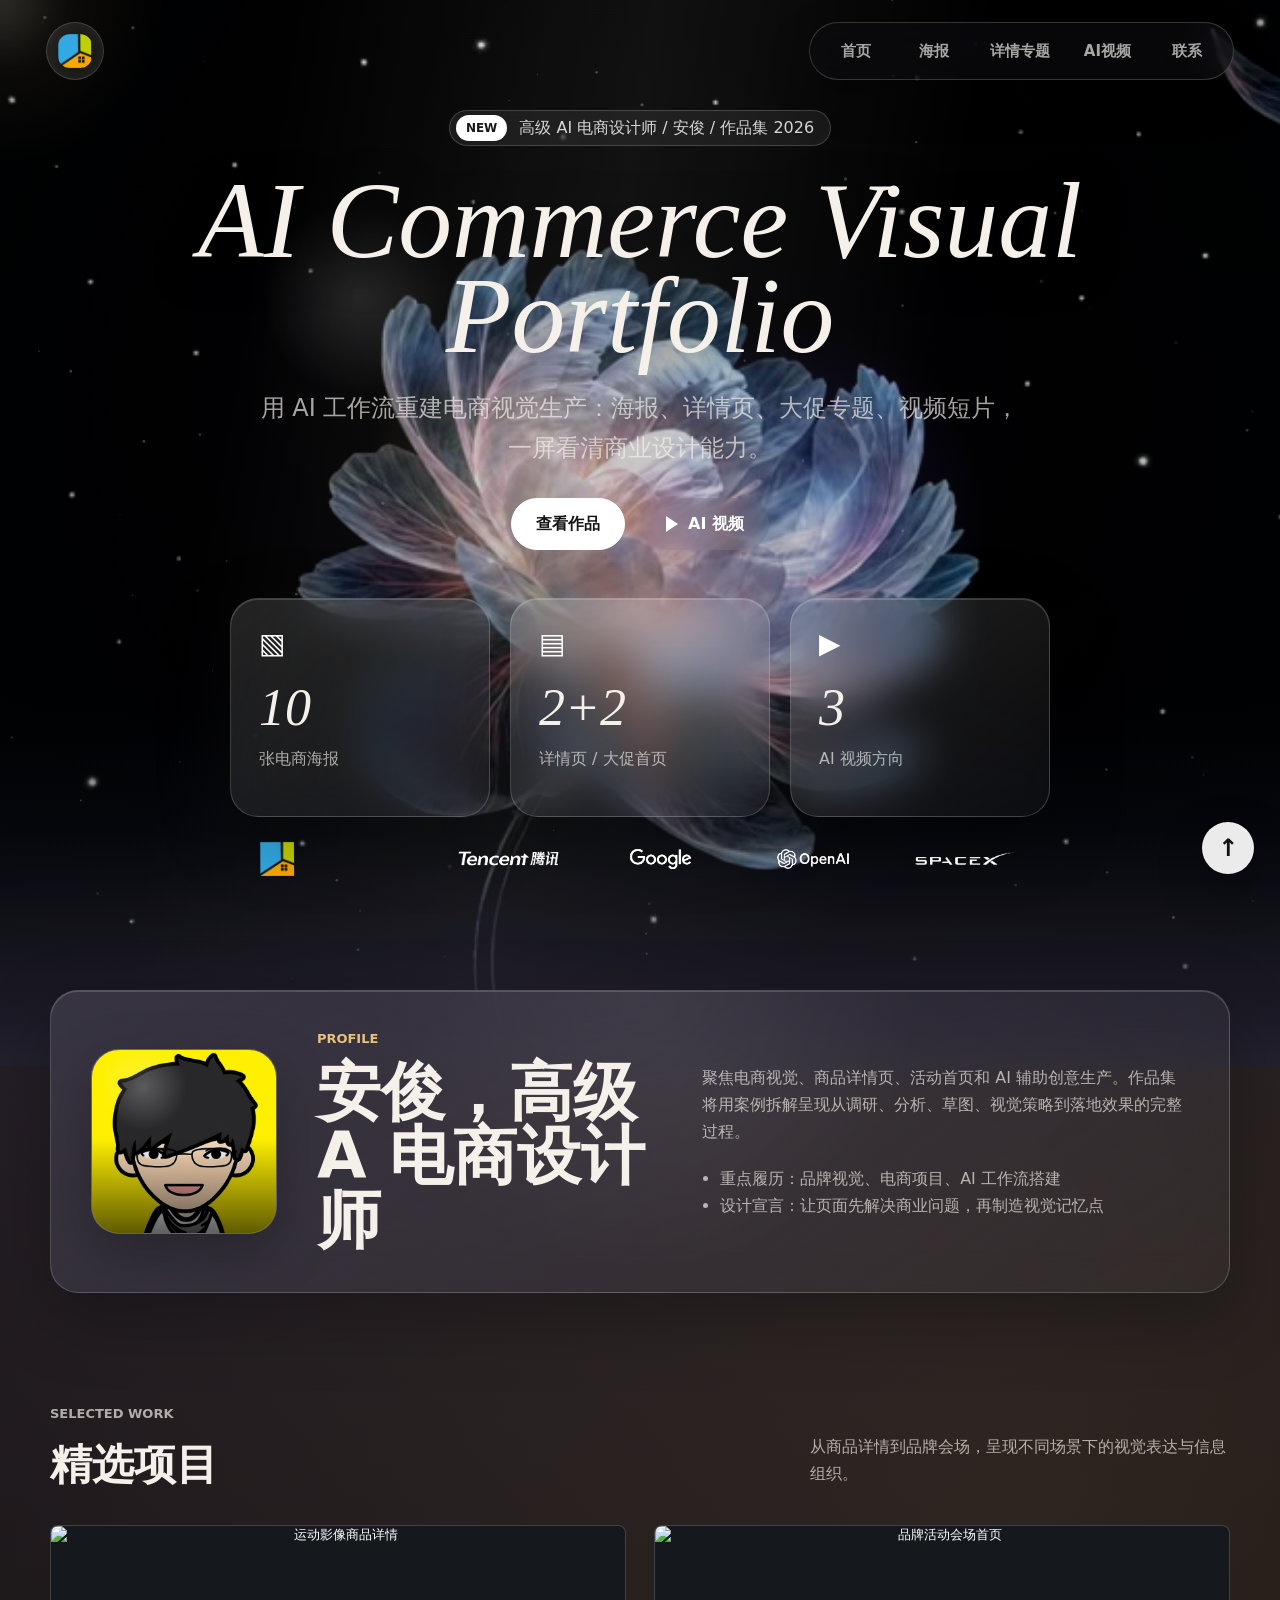
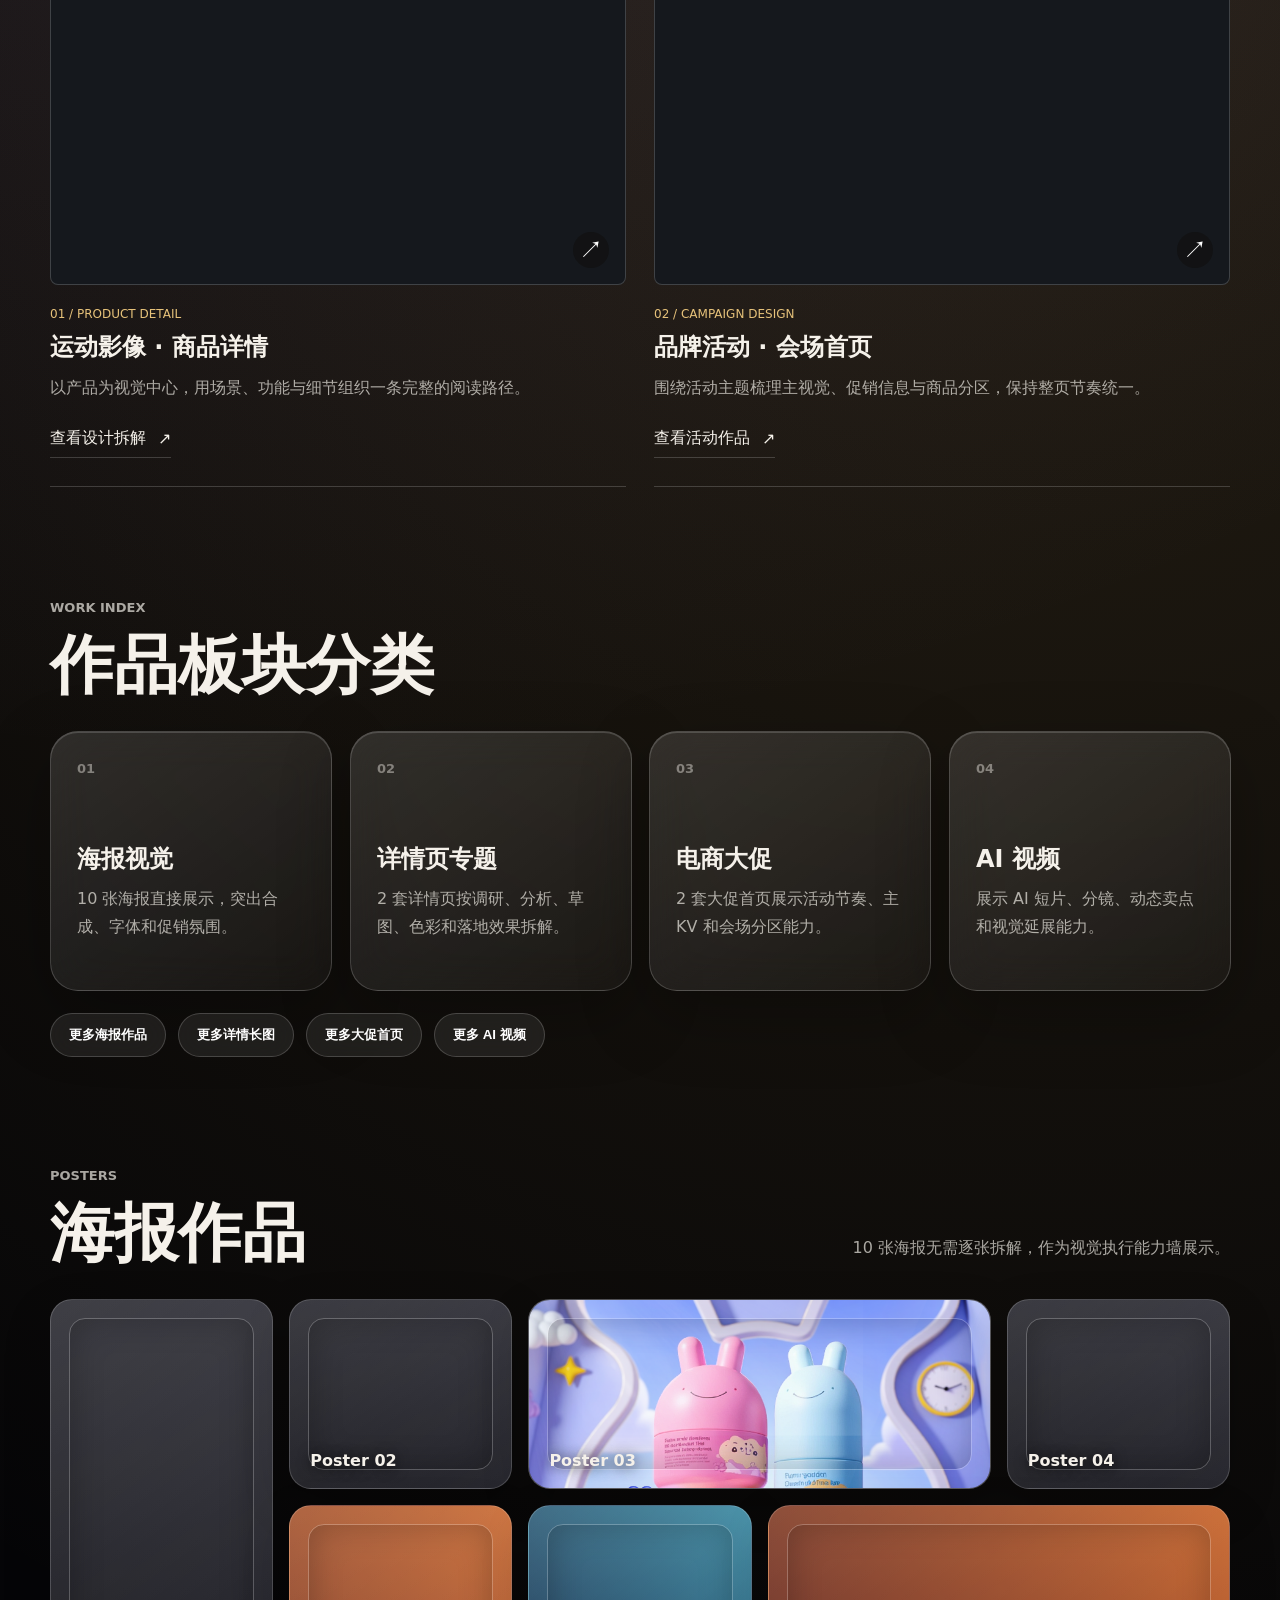
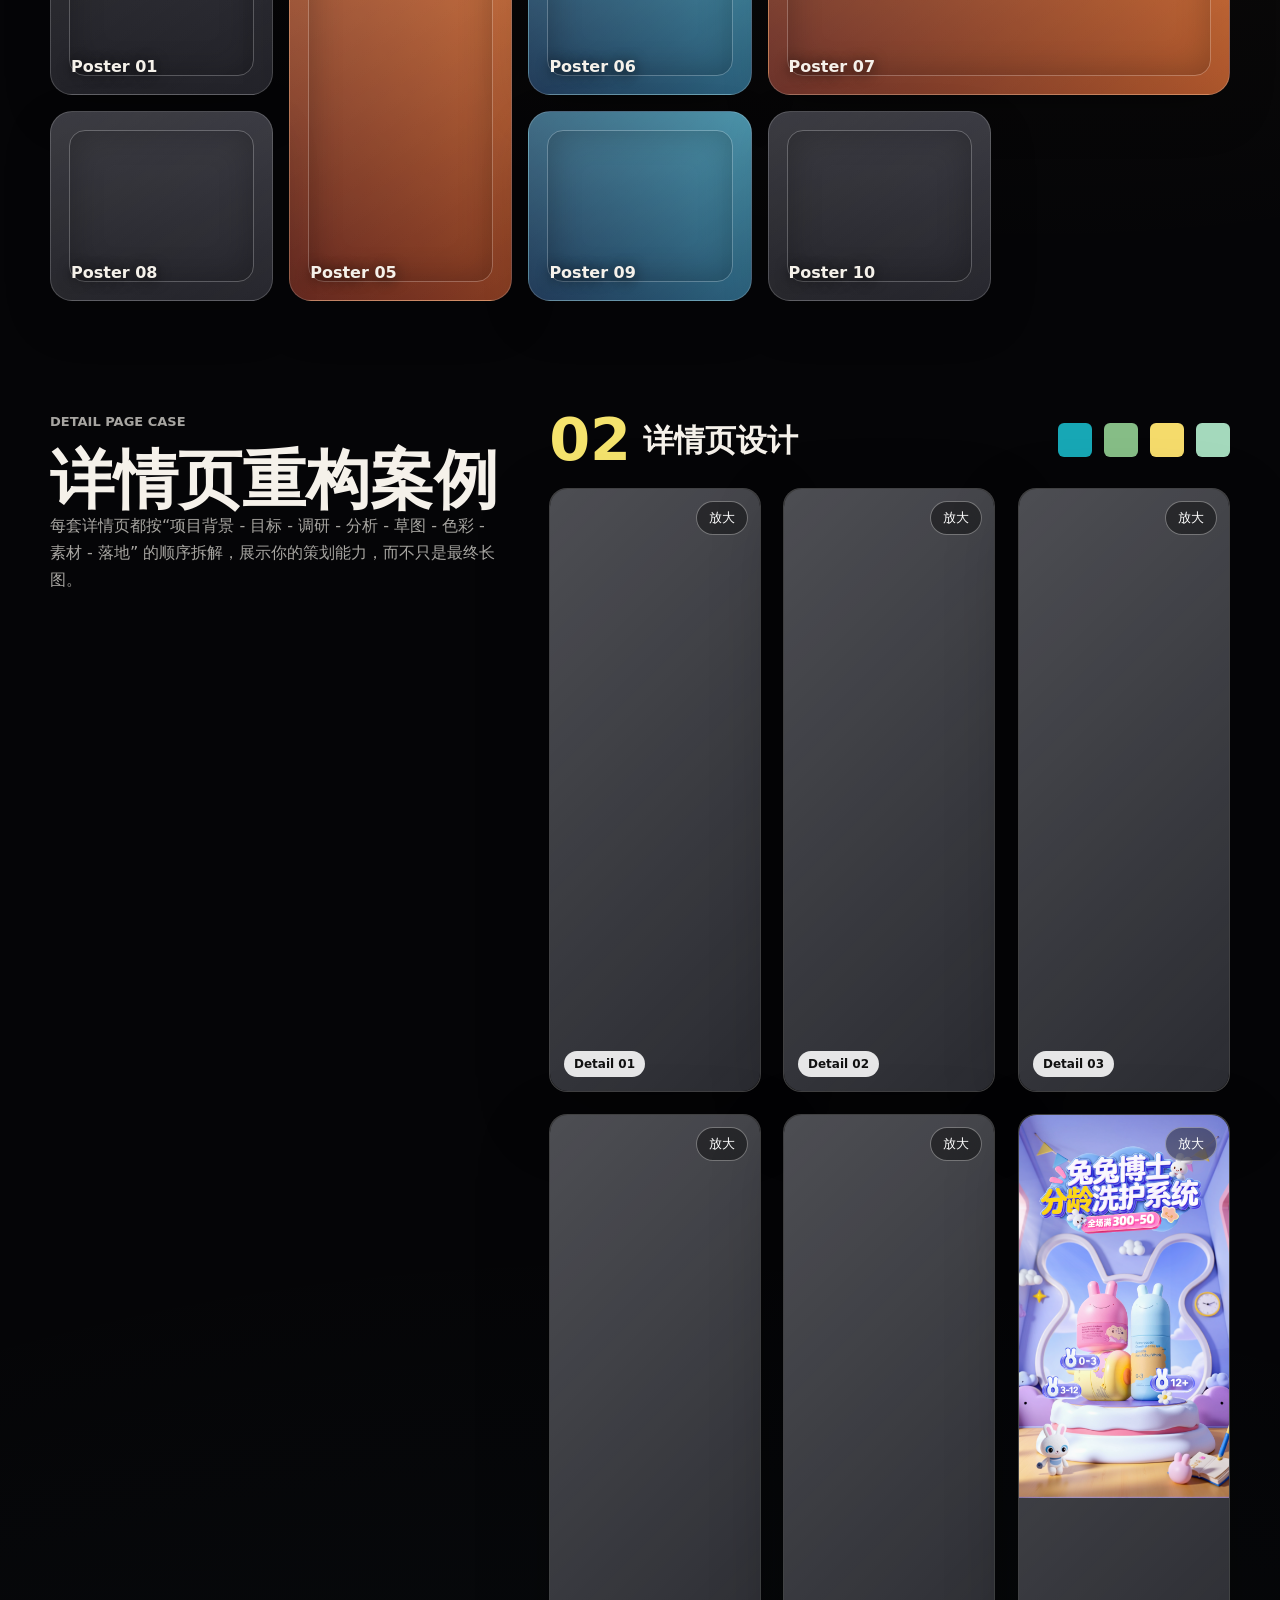
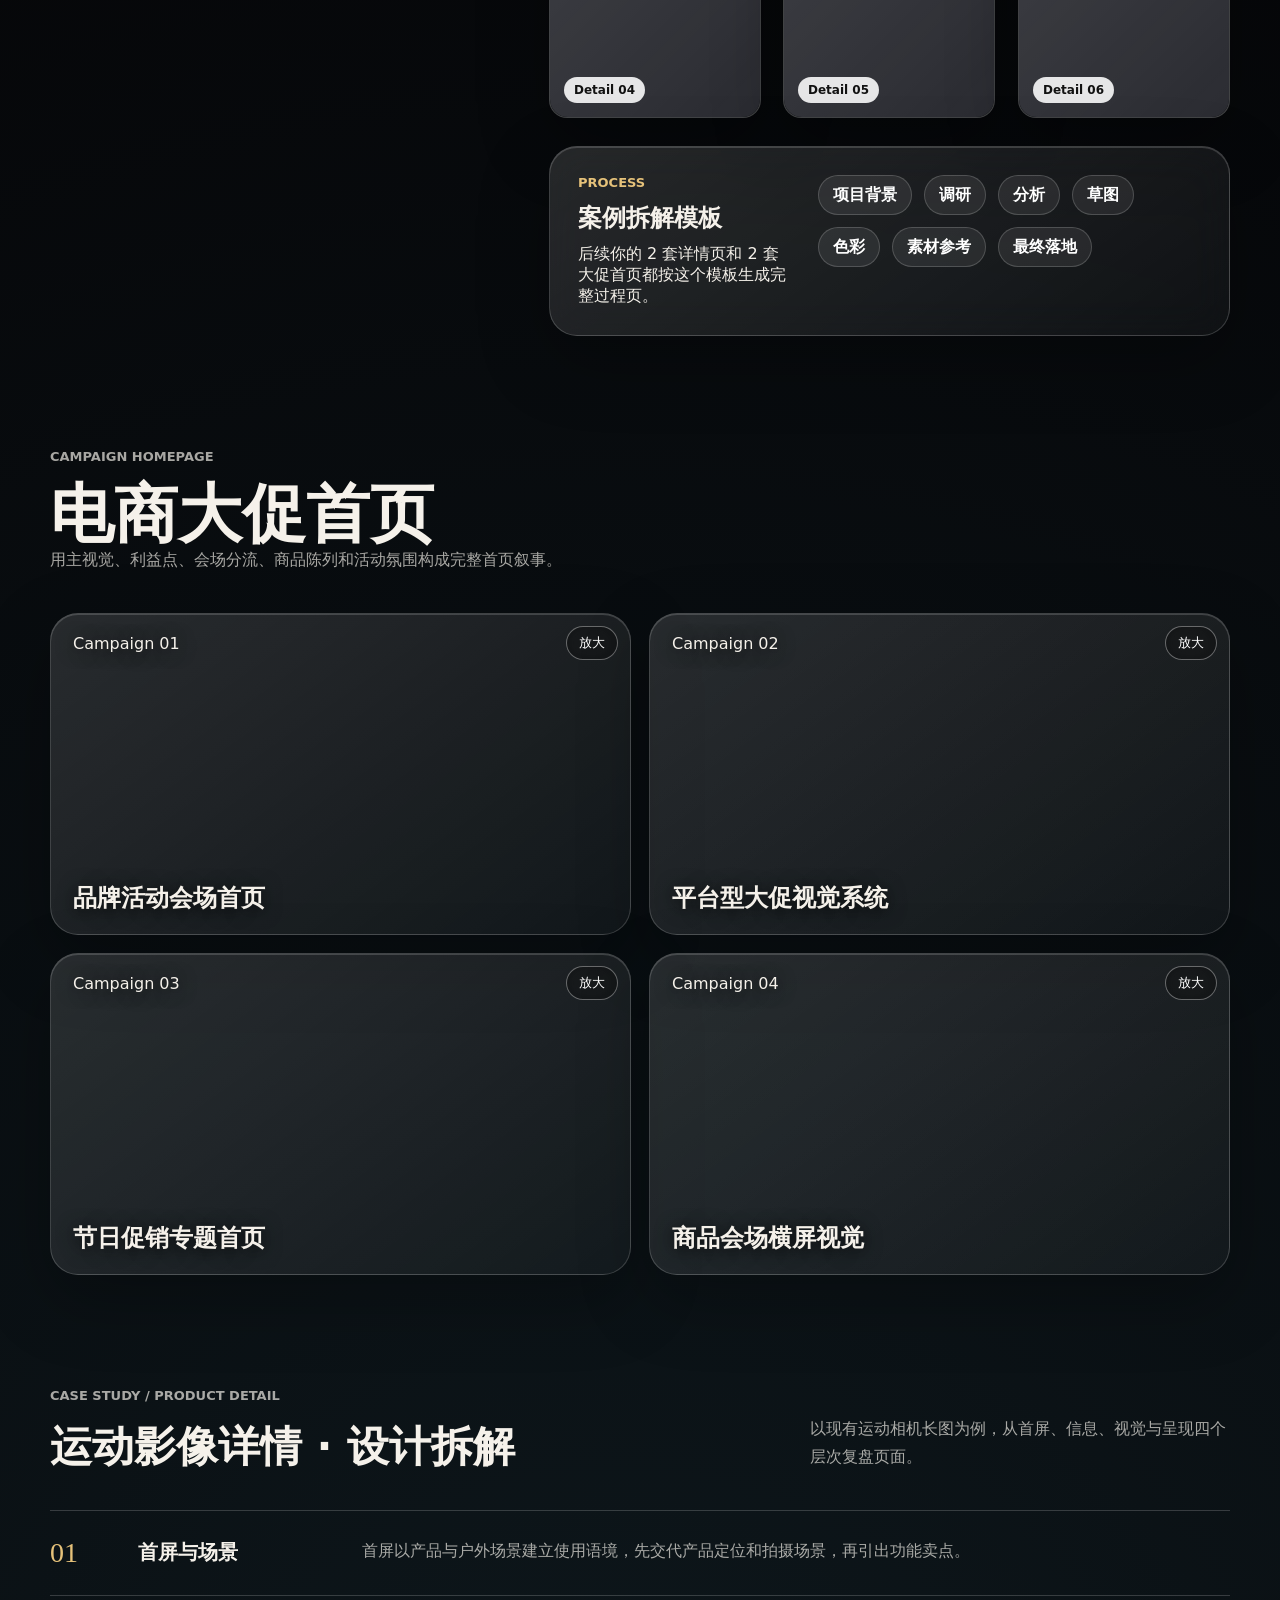
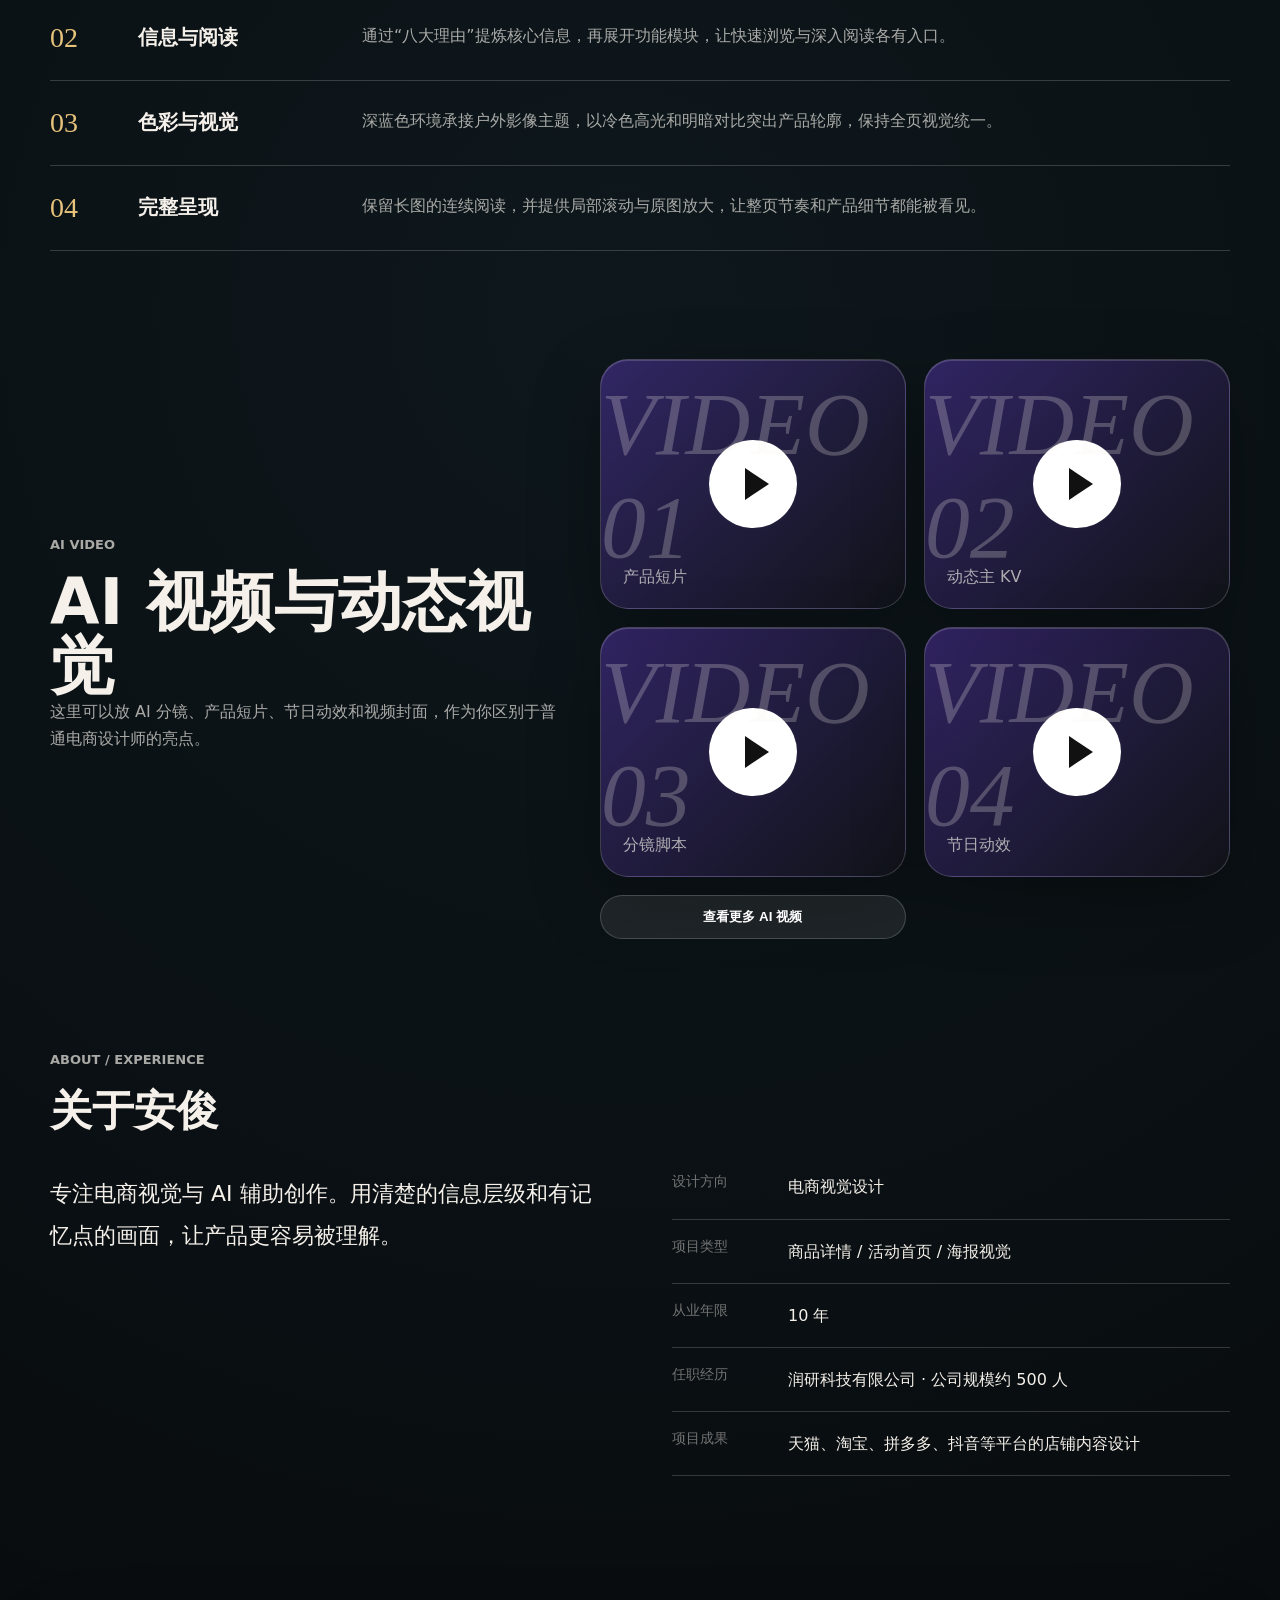
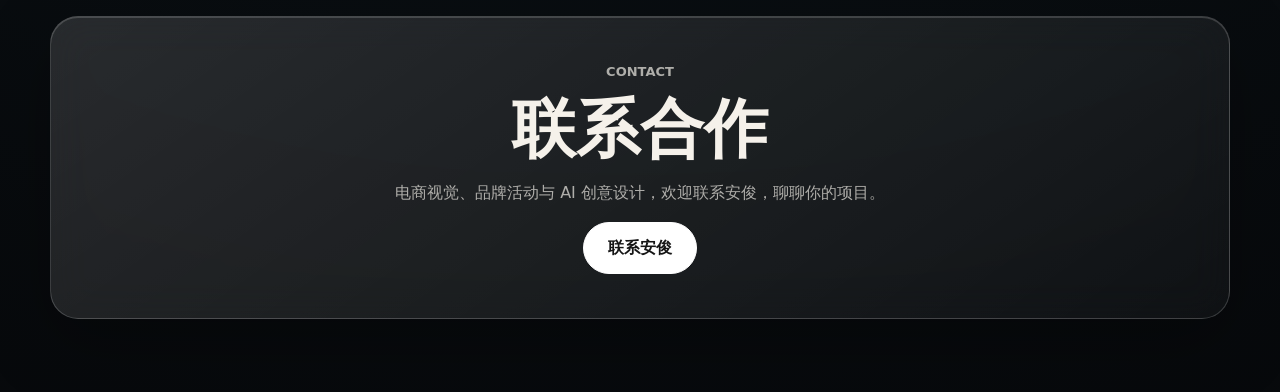
<file: index.html>
<!doctype html>
<html lang="zh-CN">
  <head>
    <meta charset="utf-8" />
    <meta name="viewport" content="width=device-width, initial-scale=1" />
    <title>安俊 | AI 电商设计作品集</title>
    <meta
      name="description"
      content="安俊的 AI 电商设计作品集，展示海报、详情页、大促专题、AI 视频与电商视觉策划过程。"
    />
    <link rel="preload" as="image" href="assets/media/flower-poster.jpg" fetchpriority="high" />
    <link rel="stylesheet" href="styles.css?v=20261024-online-cms" />
  </head>
  <body>
    <div class="cursor-glow" aria-hidden="true"></div>
    <div class="ambient-lights" aria-hidden="true">
      <span></span>
      <span></span>
      <span></span>
    </div>
    <header class="site-header" aria-label="网站导航">
      <a class="logo" href="#top" aria-label="安俊作品集首页">
        <img src="assets/brand/yierdun-logo.png" alt="医尔顿 logo" />
      </a>
      <nav class="nav-pill">
        <a href="#top">首页</a>
        <a href="#posters">海报</a>
        <a href="#detail">详情专题</a>
        <a href="#video">AI视频</a>
        <a href="#contact">联系</a>
      </nav>
    </header>

    <main id="top">
      <section class="hero">
        <div id="scroll-video-container" class="flower-video-layer" aria-hidden="true">
          <video
            id="video-fallback"
            class="flower-video"
            muted
            autoplay
            loop
            playsinline
            preload="auto"
            poster="assets/media/flower-poster.jpg"
            src="assets/media/flower-720p.mp4"
          ></video>
          <div class="flower-video-overlay"></div>
        </div>
        <canvas id="particles-canvas" aria-hidden="true"></canvas>
        <div class="texture-orbit" aria-hidden="true">
          <img src="wall_texture_3x4_ps.png" alt="" />
          <span class="acid-core"></span>
          <span class="acid-glare"></span>
        </div>
        <div class="hero-noise" aria-hidden="true"></div>

        <div class="hero-content">
          <p class="badge"><span>NEW</span> 高级 AI 电商设计师 / 安俊 / 作品集 2026</p>
          <h1>AI Commerce Visual Portfolio</h1>
          <p class="hero-copy">
            用 AI 工作流重建电商视觉生产：海报、详情页、大促专题、视频短片，
            一屏看清商业设计能力。
          </p>
          <div class="hero-actions">
            <a class="button primary" href="#featured">查看作品</a>
            <a class="button play" href="#video"><span></span>AI 视频</a>
          </div>

          <div class="stats-grid" aria-label="作品集数据">
            <article data-scroll-target="#posters" role="button" tabindex="0">
              <span class="stat-icon">▧</span>
              <strong>10</strong>
              <p>张电商海报</p>
            </article>
            <article data-scroll-target="#detail" role="button" tabindex="0">
              <span class="stat-icon">▤</span>
              <strong>2+2</strong>
              <p>详情页 / 大促首页</p>
            </article>
            <article data-scroll-target="#video" role="button" tabindex="0">
              <span class="stat-icon">▶</span>
              <strong>3</strong>
              <p>AI 视频方向</p>
            </article>
          </div>
          <div class="brand-strip hero-brand-strip" aria-label="brand experience logos">
            <span class="brand-logo-lockup">
              <img src="assets/brand/yierdun-logo.png" alt="医尔顿 logo" />
            </span>
            <img src="assets/reference/tencent-white.png" alt="Tencent" />
            <img src="assets/reference/google-white.png" alt="Google" />
            <img src="assets/reference/openai-white.png" alt="OpenAI" />
            <img src="assets/reference/spacex-white.png" alt="SpaceX" />
          </div>
        </div>
      </section>

      <section class="profile-panel">
        <div class="profile-photo">
          <img loading="lazy" decoding="async" data-src="assets/reference/anjun-avatar.jpg" alt="Anjun profile portrait" />
        </div>
        <div>
          <p class="section-kicker">Profile</p>
          <h2>安俊，高级 A 电商设计师</h2>
        </div>
        <div class="profile-copy">
          <p>
            聚焦电商视觉、商品详情页、活动首页和 AI 辅助创意生产。作品集将用案例拆解
            呈现从调研、分析、草图、视觉策略到落地效果的完整过程。
          </p>
          <ul>
            <li>重点履历：品牌视觉、电商项目、AI 工作流搭建</li>
            <li>设计宣言：让页面先解决商业问题，再制造视觉记忆点</li>
          </ul>
        </div>
      </section>

      <section class="section" id="featured">
        <div class="section-heading split">
          <div><p class="section-kicker">Selected Work</p><h2>精选项目</h2></div>
          <p class="section-description">从商品详情到品牌会场，呈现不同场景下的视觉表达与信息组织。</p>
        </div>
        <div class="selected-grid">
          <article class="selected-work">
            <button class="selected-image" type="button" aria-label="查看运动影像详情完整作品">
              <img loading="lazy" decoding="async" data-src="assets/reference/detail-01-dji-osmo.jpg" alt="运动影像商品详情" />
              <span aria-hidden="true">↗</span>
            </button>
            <p class="selected-meta">01 / PRODUCT DETAIL</p>
            <h3>运动影像 · 商品详情</h3>
            <p class="selected-copy">以产品为视觉中心，用场景、功能与细节组织一条完整的阅读路径。</p>
            <a class="project-link" href="#process">查看设计拆解 <span aria-hidden="true">↗</span></a>
          </article>
          <article class="selected-work">
            <button class="selected-image" type="button" aria-label="查看品牌活动首页完整作品">
              <img loading="lazy" decoding="async" data-src="assets/reference/campaign-01-jiuzhitang.jpg" alt="品牌活动会场首页" />
              <span aria-hidden="true">↗</span>
            </button>
            <p class="selected-meta">02 / CAMPAIGN DESIGN</p>
            <h3>品牌活动 · 会场首页</h3>
            <p class="selected-copy">围绕活动主题梳理主视觉、促销信息与商品分区，保持整页节奏统一。</p>
            <a class="project-link" href="#campaign">查看活动作品 <span aria-hidden="true">↗</span></a>
          </article>
        </div>
      </section>

      <section class="section" id="works">
        <div class="section-heading">
          <p class="section-kicker">Work Index</p>
          <h2>作品板块分类</h2>
        </div>
        <div class="category-grid">
          <a class="category-card" href="#posters">
            <span>01</span>
            <h3>海报视觉</h3>
            <p>10 张海报直接展示，突出合成、字体和促销氛围。</p>
          </a>
          <a class="category-card" href="#detail">
            <span>02</span>
            <h3>详情页专题</h3>
            <p>2 套详情页按调研、分析、草图、色彩和落地效果拆解。</p>
          </a>
          <a class="category-card" href="#campaign">
            <span>03</span>
            <h3>电商大促</h3>
            <p>2 套大促首页展示活动节奏、主 KV 和会场分区能力。</p>
          </a>
          <a class="category-card" href="#video">
            <span>04</span>
            <h3>AI 视频</h3>
            <p>展示 AI 短片、分镜、动态卖点和视觉延展能力。</p>
          </a>
        </div>
        <div class="work-library-actions">
          <button type="button" data-library="posters">更多海报作品</button>
          <button type="button" data-library="detail">更多详情长图</button>
          <button type="button" data-library="campaign">更多大促首页</button>
          <button type="button" data-library="video">更多 AI 视频</button>
        </div>
      </section>

      <section class="section" id="posters">
        <div class="section-heading split">
          <div>
            <p class="section-kicker">Posters</p>
            <h2>海报作品</h2>
          </div>
          <p>10 张海报无需逐张拆解，作为视觉执行能力墙展示。</p>
        </div>
        <div class="poster-wall">
          <article class="poster-card tall">
            <img loading="lazy" decoding="async" data-src="assets/reference/poster-01-sanzhisongshu.png" alt="Poster 01" />
            <span>Poster 01</span>
          </article>
          <article class="poster-card">
            <img loading="lazy" decoding="async" data-src="assets/reference/poster-02-yili.jpg" alt="Poster 02" />
            <span>Poster 02</span>
          </article>
          <article class="poster-card wide">
            <img loading="lazy" decoding="async" data-src="assets/reference/poster-03-kids-care.png" alt="Poster 03" />
            <span>Poster 03</span>
          </article>
          <article class="poster-card">
            <img loading="lazy" decoding="async" data-src="assets/reference/poster-05-byhealth.png" alt="Poster 04" />
            <span>Poster 04</span>
          </article>
          <article class="poster-card tall warm">
            <img loading="lazy" decoding="async" data-src="assets/reference/poster-06-proya.png" alt="Poster 05" />
            <span>Poster 05</span>
          </article>
          <article class="poster-card cool">
            <img loading="lazy" decoding="async" data-src="assets/reference/poster-07-cow-618-1.jpg" alt="Poster 06" />
            <span>Poster 06</span>
          </article>
          <article class="poster-card wide warm">
            <img loading="lazy" decoding="async" data-src="assets/reference/poster-09-cow-daily.jpg" alt="Poster 07" />
            <span>Poster 07</span>
          </article>
          <article class="poster-card">
            <img loading="lazy" decoding="async" data-src="assets/reference/poster-10-feihe.png" alt="Poster 08" />
            <span>Poster 08</span>
          </article>
          <article class="poster-card cool">
            <img loading="lazy" decoding="async" data-src="assets/reference/campaign-01-jiuzhitang.jpg" alt="Poster 09" />
            <span>Poster 09</span>
          </article>
          <article class="poster-card">
            <img loading="lazy" decoding="async" data-src="assets/reference/campaign-02-feihe-618.jpg" alt="Poster 10" />
            <span>Poster 10</span>
          </article>
        </div>
      </section>

      <section class="case-section" id="detail">
        <div class="case-intro">
          <p class="section-kicker">Detail Page Case</p>
          <h2>详情页重构案例</h2>
          <p>
            每套详情页都按“项目背景 - 目标 - 调研 - 分析 - 草图 - 色彩 - 素材 - 落地”
            的顺序拆解，展示你的策划能力，而不只是最终长图。
          </p>
        </div>

        <div class="case-grid detail-gallery">
          <div class="detail-gallery-head">
            <span>02</span>
            <strong>详情页设计</strong>
            <div class="detail-swatches" aria-hidden="true">
              <i></i><i></i><i></i><i></i>
            </div>
          </div>
          <article class="case-card detail-scroll-card">
            <button class="detail-expand" type="button" aria-label="放大查看详情页">放大</button>
            <div class="case-cover detail-scroll-window">
              <img loading="lazy" decoding="async" data-src="assets/reference/detail-01-dji-osmo.jpg" alt="Detail page case 01" />
            </div>
            <span>Detail 01</span>
          </article>
          <article class="case-card detail-scroll-card">
            <button class="detail-expand" type="button" aria-label="放大查看详情页">放大</button>
            <div class="case-cover detail-scroll-window">
              <img loading="lazy" decoding="async" data-src="assets/reference/poster-09-cow-daily.jpg" alt="Detail page case 02" />
            </div>
            <span>Detail 02</span>
          </article>
          <article class="case-card detail-scroll-card">
            <button class="detail-expand" type="button" aria-label="放大查看详情页">放大</button>
            <div class="case-cover detail-scroll-window">
              <img loading="lazy" decoding="async" data-src="assets/reference/campaign-01-jiuzhitang.jpg" alt="Detail page case 03" />
            </div>
            <span>Detail 03</span>
          </article>
          <article class="case-card detail-scroll-card">
            <button class="detail-expand" type="button" aria-label="放大查看详情页">放大</button>
            <div class="case-cover detail-scroll-window">
              <img loading="lazy" decoding="async" data-src="assets/reference/campaign-02-feihe-618.jpg" alt="Detail page case 04" />
            </div>
            <span>Detail 04</span>
          </article>
          <article class="case-card detail-scroll-card">
            <button class="detail-expand" type="button" aria-label="放大查看详情页">放大</button>
            <div class="case-cover detail-scroll-window">
              <img loading="lazy" decoding="async" data-src="assets/reference/poster-10-feihe.png" alt="Detail page case 05" />
            </div>
            <span>Detail 05</span>
          </article>
          <article class="case-card detail-scroll-card">
            <button class="detail-expand" type="button" aria-label="放大查看详情页">放大</button>
            <div class="case-cover detail-scroll-window">
              <img loading="lazy" decoding="async" data-src="assets/reference/poster-03-kids-care.png" alt="Detail page case 06" />
            </div>
            <span>Detail 06</span>
          </article>
        </div>

        <div class="case-grid legacy-case-grid">
          <article class="case-card">
            <div class="case-cover milk">
              <img loading="lazy" decoding="async" data-src="assets/reference/detail-01-dji-osmo.jpg" alt="Detail page case preview" />
            </div>
            <div class="case-body">
              <p class="case-label">Case 01 / 详情页重构</p>
              <h3>A2 路蛋白纯牛奶详情页重构</h3>
              <p>
                以老详情页转化下滑为切入点，重排卖点层级，强化首屏购买理由、
                营养价值和用户信任模块。
              </p>
            </div>
          </article>
          <article class="case-card">
            <div class="case-cover product">
              <img loading="lazy" decoding="async" data-src="assets/reference/poster-09-cow-daily.jpg" alt="Detail page visual preview" />
            </div>
            <div class="case-body">
              <p class="case-label">Case 02 / 详情页优化</p>
              <h3>高转化商品详情页优化</h3>
              <p>
                从评论反馈、竞品结构和运营目标出发，建立产品信息漏斗和转化型页面节奏。
              </p>
            </div>
          </article>
        </div>

        <div class="process-board">
          <div class="process-text">
            <p class="section-kicker">Process</p>
            <h3>案例拆解模板</h3>
            <p>后续你的 2 套详情页和 2 套大促首页都按这个模板生成完整过程页。</p>
          </div>
          <div class="process-steps">
            <span>项目背景</span>
            <span>调研</span>
            <span>分析</span>
            <span>草图</span>
            <span>色彩</span>
            <span>素材参考</span>
            <span>最终落地</span>
          </div>
        </div>
      </section>

      <section class="case-section campaign" id="campaign">
        <div class="case-intro">
          <p class="section-kicker">Campaign Homepage</p>
          <h2>电商大促首页</h2>
          <p>
            用主视觉、利益点、会场分流、商品陈列和活动氛围构成完整首页叙事。
          </p>
        </div>
        <div class="campaign-showcase">
          <article class="campaign-work-card">
            <button class="detail-expand campaign-expand" type="button" aria-label="放大查看大促首页">放大</button>
            <div class="campaign-scroll-window">
              <img loading="lazy" decoding="async" class="campaign-image" data-src="assets/reference/campaign-01-jiuzhitang.jpg" alt="Campaign homepage 01" />
            </div>
            <span>Campaign 01</span>
            <h3>品牌活动会场首页</h3>
          </article>
          <article class="campaign-work-card">
            <button class="detail-expand campaign-expand" type="button" aria-label="放大查看大促首页">放大</button>
            <div class="campaign-scroll-window">
              <img loading="lazy" decoding="async" class="campaign-image" data-src="assets/reference/campaign-02-feihe-618.jpg" alt="Campaign homepage 02" />
            </div>
            <span>Campaign 02</span>
            <h3>平台型大促视觉系统</h3>
          </article>
          <article class="campaign-work-card">
            <button class="detail-expand campaign-expand" type="button" aria-label="放大查看大促首页">放大</button>
            <div class="campaign-scroll-window">
              <img loading="lazy" decoding="async" class="campaign-image" data-src="assets/reference/poster-09-cow-daily.jpg" alt="Campaign homepage 03" />
            </div>
            <span>Campaign 03</span>
            <h3>节日促销专题首页</h3>
          </article>
          <article class="campaign-work-card">
            <button class="detail-expand campaign-expand" type="button" aria-label="放大查看大促首页">放大</button>
            <div class="campaign-scroll-window">
              <img loading="lazy" decoding="async" class="campaign-image" data-src="assets/reference/poster-10-feihe.png" alt="Campaign homepage 04" />
            </div>
            <span>Campaign 04</span>
            <h3>商品会场横屏视觉</h3>
          </article>
        </div>
        <div class="campaign-grid legacy-campaign-grid">
          <article>
            <img loading="lazy" decoding="async" class="campaign-image" data-src="assets/reference/campaign-01-jiuzhitang.jpg" alt="Campaign homepage 01" />
            <span>Campaign 01</span>
            <h3>品牌活动会场首页</h3>
            <p>适合展示促销节奏、用户路径、首屏冲击和商品分区。</p>
          </article>
          <article>
            <img loading="lazy" decoding="async" class="campaign-image" data-src="assets/reference/campaign-02-feihe-618.jpg" alt="Campaign homepage 02" />
            <span>Campaign 02</span>
            <h3>平台型大促视觉系统</h3>
            <p>适合展示多模块统一、氛围延展和完整页面落地能力。</p>
          </article>
        </div>
      </section>

      <section class="section" id="process">
        <div class="section-heading split">
          <div><p class="section-kicker">Case Study / Product Detail</p><h2>运动影像详情 · 设计拆解</h2></div>
          <p class="section-description">以现有运动相机长图为例，从首屏、信息、视觉与呈现四个层次复盘页面。</p>
        </div>
        <ol class="case-breakdown">
          <li><span class="process-number">01</span><h3>首屏与场景</h3><p data-process="goal">首屏以产品与户外场景建立使用语境，先交代产品定位和拍摄场景，再引出功能卖点。</p></li>
          <li><span class="process-number">02</span><h3>信息与阅读</h3><p data-process="structure">通过“八大理由”提炼核心信息，再展开功能模块，让快速浏览与深入阅读各有入口。</p></li>
          <li><span class="process-number">03</span><h3>色彩与视觉</h3><p data-process="visual">深蓝色环境承接户外影像主题，以冷色高光和明暗对比突出产品轮廓，保持全页视觉统一。</p></li>
          <li><span class="process-number">04</span><h3>完整呈现</h3><p data-process="delivery">保留长图的连续阅读，并提供局部滚动与原图放大，让整页节奏和产品细节都能被看见。</p></li>
        </ol>
      </section>

      <section class="video-section" id="video">
        <div>
          <p class="section-kicker">AI Video</p>
          <h2>AI 视频与动态视觉</h2>
          <p>
            这里可以放 AI 分镜、产品短片、节日动效和视频封面，作为你区别于普通电商设计师的亮点。
          </p>
        </div>
        <div class="video-board">
          <article class="video-frame">
            <span></span>
            <strong>AI VIDEO 01</strong>
            <p>产品短片</p>
          </article>
          <article class="video-frame">
            <span></span>
            <strong>AI VIDEO 02</strong>
            <p>动态主 KV</p>
          </article>
          <article class="video-frame">
            <span></span>
            <strong>AI VIDEO 03</strong>
            <p>分镜脚本</p>
          </article>
          <article class="video-frame">
            <span></span>
            <strong>AI VIDEO 04</strong>
            <p>节日动效</p>
          </article>
          <button class="section-more" type="button" data-library="video">查看更多 AI 视频</button>
        </div>
      </section>

      <section class="section about-section" id="about">
        <div class="section-heading"><p class="section-kicker">About / Experience</p><h2>关于安俊</h2></div>
        <div class="about-layout">
          <p class="about-copy">专注电商视觉与 AI 辅助创作。用清楚的信息层级和有记忆点的画面，让产品更容易被理解。</p>
          <dl class="about-facts">
            <div><dt>设计方向</dt><dd>电商视觉设计</dd></div>
            <div><dt>项目类型</dt><dd>商品详情 / 活动首页 / 海报视觉</dd></div>
            <div data-optional><dt>从业年限</dt><dd data-fact="years">10 年</dd></div>
            <div data-optional><dt>任职经历</dt><dd data-fact="companies">润研科技有限公司 · 公司规模约 500 人</dd></div>
            <div data-optional><dt>项目成果</dt><dd data-fact="results">天猫、淘宝、拼多多、抖音等平台的店铺内容设计</dd></div>
          </dl>
        </div>
        <div class="store-links" id="store-links" aria-label="店铺与商品案例"></div>
      </section>

      <section class="contact" id="contact">
        <p class="section-kicker">Contact</p>
        <h2>联系合作</h2>
        <p>电商视觉、品牌活动与 AI 创意设计，欢迎联系安俊，聊聊你的项目。</p>
        <a class="button primary" href="contact.html">联系安俊</a>
      </section>
    </main>

    <a class="back-to-top" href="#top" aria-label="回到页头">↑</a>
    <div class="detail-lightbox" role="dialog" aria-modal="true" aria-label="作品完整预览" aria-hidden="true">
      <button class="detail-lightbox-close" type="button" aria-label="关闭">×</button>
      <button class="detail-lightbox-zoom" type="button" aria-label="切换原始尺寸" title="切换原始尺寸" aria-pressed="false">+</button>
      <div class="detail-lightbox-frame" tabindex="0" aria-label="完整作品，可滚动查看">
        <img decoding="async" alt="作品完整预览" />
      </div>
    </div>
    <div class="work-library" aria-hidden="true">
      <button class="work-library-close" type="button" aria-label="关闭">×</button>
      <div class="work-library-panel">
        <aside>
          <p>WORK LIBRARY</p>
          <h2>更多作品</h2>
          <button type="button" data-library-tab="posters">海报</button>
          <button type="button" data-library-tab="detail">详情页</button>
          <button type="button" data-library-tab="campaign">大促首页</button>
          <button type="button" data-library-tab="video">AI 视频</button>
        </aside>
        <div class="work-library-content">
          <div class="library-grid is-active" data-library-panel="posters">
            <article><img loading="lazy" decoding="async" data-src="assets/reference/poster-01-sanzhisongshu.png" alt="" /><strong>Poster 01</strong></article>
            <article><img loading="lazy" decoding="async" data-src="assets/reference/poster-02-yili.jpg" alt="" /><strong>Poster 02</strong></article>
            <article><img loading="lazy" decoding="async" data-src="assets/reference/poster-03-kids-care.png" alt="" /><strong>Poster 03</strong></article>
            <article><img loading="lazy" decoding="async" data-src="assets/reference/poster-05-byhealth.png" alt="" /><strong>Poster 04</strong></article>
            <article><img loading="lazy" decoding="async" data-src="assets/reference/poster-06-proya.png" alt="" /><strong>Poster 05</strong></article>
            <article><img loading="lazy" decoding="async" data-src="assets/reference/poster-10-feihe.png" alt="" /><strong>Poster 06</strong></article>
          </div>
          <div class="library-grid" data-library-panel="detail">
            <article><img loading="lazy" decoding="async" data-src="assets/reference/detail-01-dji-osmo.jpg" alt="" /><strong>Detail 01</strong></article>
            <article><img loading="lazy" decoding="async" data-src="assets/reference/poster-09-cow-daily.jpg" alt="" /><strong>Detail 02</strong></article>
            <article><img loading="lazy" decoding="async" data-src="assets/reference/campaign-01-jiuzhitang.jpg" alt="" /><strong>Detail 03</strong></article>
            <article><img loading="lazy" decoding="async" data-src="assets/reference/campaign-02-feihe-618.jpg" alt="" /><strong>Detail 04</strong></article>
          </div>
          <div class="library-grid library-grid-wide" data-library-panel="campaign">
            <article><img loading="lazy" decoding="async" data-src="assets/reference/campaign-01-jiuzhitang.jpg" alt="" /><strong>Campaign 01</strong></article>
            <article><img loading="lazy" decoding="async" data-src="assets/reference/campaign-02-feihe-618.jpg" alt="" /><strong>Campaign 02</strong></article>
            <article><img loading="lazy" decoding="async" data-src="assets/reference/poster-09-cow-daily.jpg" alt="" /><strong>Campaign 03</strong></article>
          </div>
          <div class="library-grid library-grid-wide" data-library-panel="video">
            <article><div class="video-thumb">AI VIDEO 01</div><strong>产品短片</strong></article>
            <article><div class="video-thumb">AI VIDEO 02</div><strong>动态主 KV</strong></article>
            <article><div class="video-thumb">AI VIDEO 03</div><strong>分镜脚本</strong></article>
            <article><div class="video-thumb">AI VIDEO 04</div><strong>节日动效</strong></article>
          </div>
        </div>
      </div>
    </div>
    <script src="site-data.js?v=20261024-online-cms"></script>
    <script src="script.js?v=20261024-online-cms"></script>
  </body>
</html>
</file>
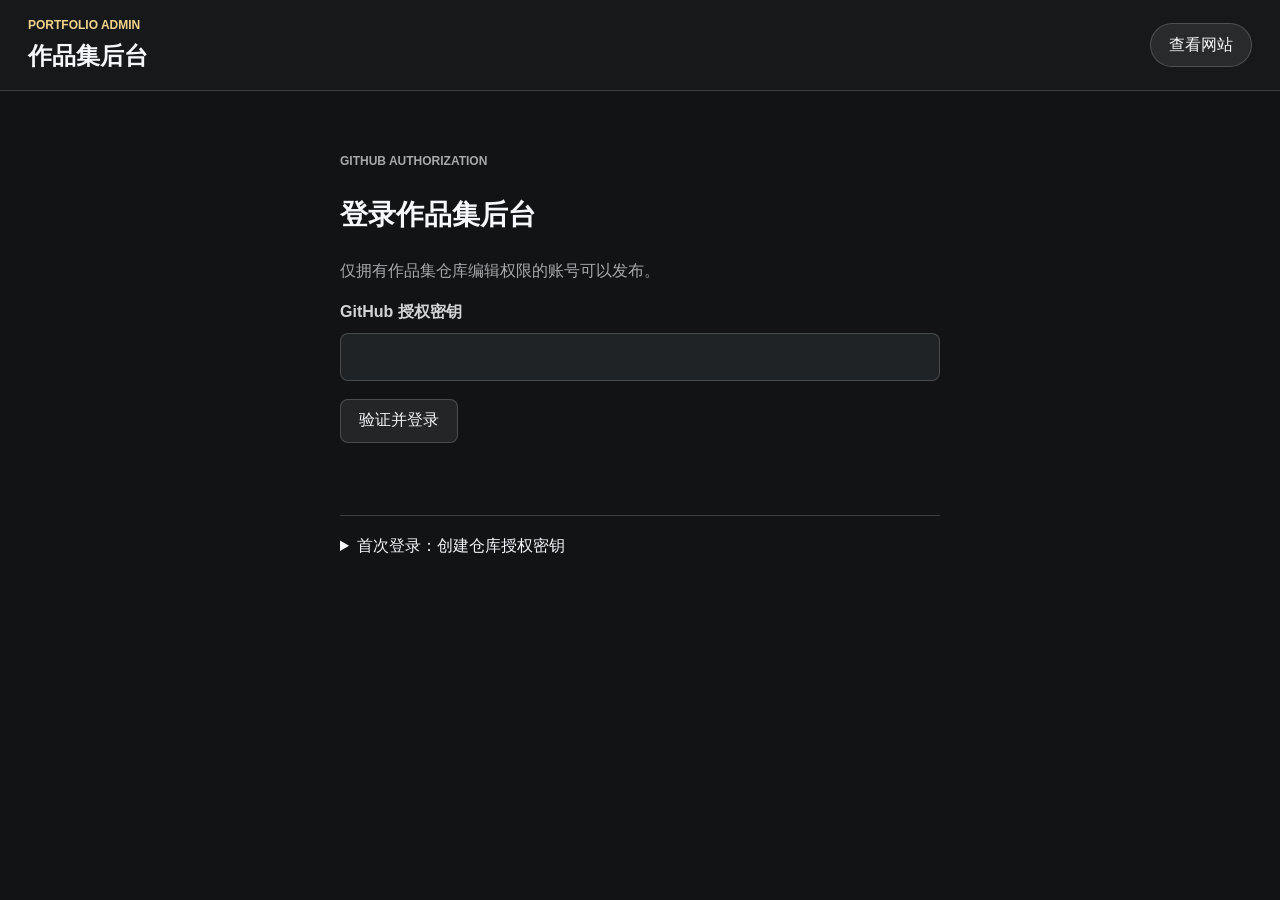
<file: admin.html>
<!DOCTYPE html>
<html lang="zh-CN">
  <head>
    <meta charset="UTF-8" />
    <meta name="viewport" content="width=device-width, initial-scale=1.0" />
    <title>安俊作品集后台</title>
    <meta name="robots" content="noindex, nofollow" />
    <meta name="referrer" content="no-referrer" />
    <meta http-equiv="Content-Security-Policy" content="default-src 'self'; script-src 'self'; style-src 'self'; img-src 'self' data: blob:; connect-src 'self' https://api.github.com; base-uri 'none'; form-action 'none'" />
    <link rel="stylesheet" href="admin.css?v=20261024-online-cms" />
  </head>
  <body class="admin-page">
    <header class="admin-header">
      <div>
        <p>Portfolio Admin</p>
        <h1>作品集后台</h1>
      </div>
      <nav>
        <a href="index.html" target="_blank" rel="noopener">查看网站</a>
        <button id="logout" type="button" hidden>退出登录</button>
      </nav>
    </header>

    <main id="login-screen">
      <section class="auth-panel" aria-labelledby="login-title">
        <p class="kicker">GitHub Authorization</p>
        <h2 id="login-title">登录作品集后台</h2>
        <p>仅拥有作品集仓库编辑权限的账号可以发布。</p>
        <form id="login-form">
          <label for="access-token">GitHub 授权密钥</label>
          <input id="access-token" type="password" autocomplete="off" spellcheck="false" required />
          <button id="login-button" type="submit">验证并登录</button>
          <p id="login-error" role="alert"></p>
        </form>
        <details>
          <summary>首次登录：创建仓库授权密钥</summary>
          <ol>
            <li><a href="https://github.com/settings/personal-access-tokens/new?name=Anjun+Portfolio+Admin&amp;contents=write" target="_blank" rel="noopener noreferrer">前往 GitHub 创建细粒度授权密钥</a>，使用你的 GitHub 账号登录。</li>
            <li>Repository access 选择 Only select repositories，只勾选 <strong>anjun-portfolio</strong>。</li>
            <li>Repository permissions 中的 <strong>Contents</strong> 设为 <strong>Read and write</strong>，设置有效期并生成密钥。</li>
            <li>将密钥填入上方登录框。密钥仅在本次会话中使用，退出或刷新后需要重新登录。</li>
          </ol>
        </details>
      </section>
    </main>

    <main id="editor" hidden>
      <section class="panel intro-panel">
        <div>
          <p class="kicker" id="account-label"></p>
          <h2>内容管理</h2>
        </div>
        <div>
          <p id="publish-status" role="status" aria-live="polite">未发布修改</p>
          <div class="publish-actions">
            <button id="publish" type="button">确认发布</button>
            <button id="import-draft" type="button">恢复本机草稿</button>
            <button id="resetAll" type="button">重新载入线上版本</button>
            <a href="https://github.com/anjun194128-alt/anjun-portfolio/actions" target="_blank" rel="noopener">发布记录</a>
          </div>
        </div>
      </section>

      <section class="panel">
        <div class="panel-title">
          <p class="kicker">Text</p>
          <h2>首屏与个人介绍</h2>
        </div>
        <div class="form-grid">
          <label>
            顶部标签
            <input id="badge" type="text" placeholder="NEW 高级 AI 电商设计师 / 安俊 / 作品集 2026" />
          </label>
          <label>
            首屏大标题
            <input id="heroTitle" type="text" placeholder="AI Commerce Visual Portfolio" />
          </label>
          <label class="wide">
            首屏说明
            <textarea id="heroCopy" rows="3" placeholder="用 AI 工作流重建电商视觉生产..."></textarea>
          </label>
          <label>
            个人标题
            <input id="profileTitle" type="text" placeholder="安俊，高级 A 电商设计师" />
          </label>
          <label class="wide">
            个人介绍
            <textarea id="profileCopy" rows="4" placeholder="聚焦电商视觉、商品详情页、活动首页和 AI 辅助创意生产..."></textarea>
          </label>
        </div>
        <div class="actions">
          <button id="saveText" data-save-text type="button">保存文字草稿</button>
        </div>
      </section>

      <section class="panel" id="contact-editor">
        <div class="panel-title">
          <p class="kicker">Contact</p>
          <h2>首页联系合作</h2>
        </div>
        <div class="form-grid">
          <label>标题<input id="contactTitle" type="text" value="联系合作" /></label>
          <label>按钮文字<input id="contactButton" type="text" value="联系安俊" /></label>
          <label class="wide">说明文字<textarea id="contactCopy" rows="3">电商视觉、品牌活动与 AI 创意设计，欢迎联系安俊，聊聊你的项目。</textarea></label>
        </div>
        <div class="actions"><button data-save-text type="button">保存首页联系草稿</button></div>
      </section>

      <section class="panel" id="contact-page-editor">
        <div class="panel-title">
          <p class="kicker">Contact Page</p>
          <h2>联系方式页面</h2>
        </div>
        <div class="form-grid">
          <label>顶部英文标签<input id="contactPageKicker" type="text" value="Contact / Design Collaboration" /></label>
          <label>页面标题<input id="contactPageTitle" type="text" value="联系安俊" /></label>
          <label class="wide">开场说明<textarea id="contactPageIntro" rows="2">欢迎项目合作与设计交流。</textarea></label>
          <label>姓名<input id="contactName" type="text" value="安俊" /></label>
          <label>服务方向<input id="contactServices" type="text" value="电商视觉 · 品牌活动 · AI 创意设计" /></label>
          <label>电话栏目标题<input id="contactPhoneLabel" type="text" value="联系电话" /></label>
          <label>电话号码<input id="contactPhone" type="tel" value="18600000000" /></label>
          <label>拨打按钮文字<input id="contactCallButton" type="text" value="拨打电话" /></label>
          <label>复制按钮文字<input id="contactCopyButton" type="text" value="复制号码" /></label>
          <label class="wide">页尾文字<textarea id="contactFooter" rows="2">期待与你一起完成下一个好作品。</textarea></label>
        </div>
        <div class="actions">
          <button data-save-text type="button">保存联系方式草稿</button>
          <a href="contact.html">查看联系方式页面</a>
        </div>
      </section>

      <section class="panel">
        <div class="panel-title">
          <p class="kicker">Brand</p>
          <h2>品牌与精选封面</h2>
        </div>
        <div class="asset-grid compact">
          <article class="asset-card" data-image-field="logo">
            <div class="preview"></div>
            <strong>Logo</strong>
            <input type="file" accept="image/*" />
          </article>
          <article class="asset-card" data-image-field="avatar">
            <div class="preview"></div>
            <strong>头像</strong>
            <input type="file" accept="image/*" />
          </article>
          <article class="asset-card" data-image-field="featured01"><div class="preview"></div><strong>精选项目 01 封面</strong><input type="file" accept="image/*" /></article>
          <article class="asset-card" data-image-field="featured02"><div class="preview"></div><strong>精选项目 02 封面</strong><input type="file" accept="image/*" /></article>
        </div>
      </section>

      <section class="panel" id="new-section-editor">
        <div class="panel-title"><p class="kicker">Selected / Case Study / About</p><h2>精选项目、案例拆解与履历</h2></div>
        <div class="form-grid">
          <label>精选项目标题<input id="featuredTitle" type="text" /></label>
          <label>精选项目说明<input id="featuredIntro" type="text" /></label>
          <label>精选项目 01 名称<input id="featuredOneTitle" type="text" /></label>
          <label>精选项目 01 说明<textarea id="featuredOneCopy" rows="3"></textarea></label>
          <label>精选项目 02 名称<input id="featuredTwoTitle" type="text" /></label>
          <label>精选项目 02 说明<textarea id="featuredTwoCopy" rows="3"></textarea></label>
          <label>案例拆解标题<input id="processTitle" type="text" /></label>
          <label>案例拆解导语<textarea id="processIntro" rows="3"></textarea></label>
          <label>首屏与场景<textarea id="processGoal" rows="3"></textarea></label>
          <label>信息与阅读<textarea id="processStructure" rows="3"></textarea></label>
          <label>色彩与视觉<textarea id="processVisual" rows="3"></textarea></label>
          <label>完整呈现<textarea id="processDelivery" rows="3"></textarea></label>
          <label>关于板块标题<input id="aboutTitle" type="text" /></label>
          <label>个人介绍<textarea id="aboutCopy" rows="3"></textarea></label>
          <label>从业年限<input id="aboutYears" type="text" /></label>
          <label>任职经历<input id="aboutCompanies" type="text" /></label>
          <label class="wide">项目成果<textarea id="aboutResults" rows="3"></textarea></label>
        </div>
        <div class="actions"><button data-save-text type="button">保存板块草稿</button></div>
      </section>

      <section class="panel" id="store-editor">
        <div class="panel-title"><p class="kicker">Store Portfolio</p><h2>店铺与商品案例</h2></div>
        <div id="store-groups"></div>
        <div class="actions"><button id="save-stores" type="button">保存案例草稿</button></div>
      </section>

      <section class="panel">
        <div class="panel-title">
          <p class="kicker">Posters</p>
          <h2>10 张海报</h2>
        </div>
        <div class="asset-grid">
          <article class="asset-card" data-image-field="poster01"><div class="preview"></div><strong>海报 01</strong><input type="file" accept="image/*" /></article>
          <article class="asset-card" data-image-field="poster02"><div class="preview"></div><strong>海报 02</strong><input type="file" accept="image/*" /></article>
          <article class="asset-card" data-image-field="poster03"><div class="preview"></div><strong>海报 03</strong><input type="file" accept="image/*" /></article>
          <article class="asset-card" data-image-field="poster04"><div class="preview"></div><strong>海报 04</strong><input type="file" accept="image/*" /></article>
          <article class="asset-card" data-image-field="poster05"><div class="preview"></div><strong>海报 05</strong><input type="file" accept="image/*" /></article>
          <article class="asset-card" data-image-field="poster06"><div class="preview"></div><strong>海报 06</strong><input type="file" accept="image/*" /></article>
          <article class="asset-card" data-image-field="poster07"><div class="preview"></div><strong>海报 07</strong><input type="file" accept="image/*" /></article>
          <article class="asset-card" data-image-field="poster08"><div class="preview"></div><strong>海报 08</strong><input type="file" accept="image/*" /></article>
          <article class="asset-card" data-image-field="poster09"><div class="preview"></div><strong>海报 09</strong><input type="file" accept="image/*" /></article>
          <article class="asset-card" data-image-field="poster10"><div class="preview"></div><strong>海报 10</strong><input type="file" accept="image/*" /></article>
        </div>
      </section>

      <section class="panel">
        <div class="panel-title">
          <p class="kicker">Cases</p>
          <h2>详情页与大促首页</h2>
        </div>
        <div class="asset-grid compact">
          <article class="asset-card" data-image-field="detail01"><div class="preview"></div><strong>详情页 01</strong><input type="file" accept="image/*" /></article>
          <article class="asset-card" data-image-field="detail02"><div class="preview"></div><strong>详情页 02</strong><input type="file" accept="image/*" /></article>
          <article class="asset-card" data-image-field="detail03"><div class="preview"></div><strong>详情页 03</strong><input type="file" accept="image/*" /></article>
          <article class="asset-card" data-image-field="detail04"><div class="preview"></div><strong>详情页 04</strong><input type="file" accept="image/*" /></article>
          <article class="asset-card" data-image-field="detail05"><div class="preview"></div><strong>详情页 05</strong><input type="file" accept="image/*" /></article>
          <article class="asset-card" data-image-field="detail06"><div class="preview"></div><strong>详情页 06</strong><input type="file" accept="image/*" /></article>
          <article class="asset-card" data-image-field="campaign01"><div class="preview"></div><strong>大促首页 01</strong><input type="file" accept="image/*" /></article>
          <article class="asset-card" data-image-field="campaign02"><div class="preview"></div><strong>大促首页 02</strong><input type="file" accept="image/*" /></article>
          <article class="asset-card" data-image-field="campaign03"><div class="preview"></div><strong>大促首页 03</strong><input type="file" accept="image/*" /></article>
          <article class="asset-card" data-image-field="campaign04"><div class="preview"></div><strong>大促首页 04</strong><input type="file" accept="image/*" /></article>
        </div>
      </section>
    </main>

    <dialog id="publish-confirm" aria-labelledby="confirm-title">
      <h2 id="confirm-title">发布到公开网站</h2>
      <p>确认后，所有访客都能看到这些修改。</p>
      <div id="change-summary"></div>
      <div class="publish-actions">
        <button id="cancel-publish" type="button">返回编辑</button>
        <button id="confirm-publish" type="button">确认发布</button>
      </div>
    </dialog>
    <div id="toast" aria-live="polite"></div>
    <script src="site-data.js?v=20261024-online-cms"></script>
    <script src="cms-client.js?v=20261024-online-cms"></script>
    <script src="admin.js?v=20261024-online-cms"></script>
  </body>
</html>
</file>
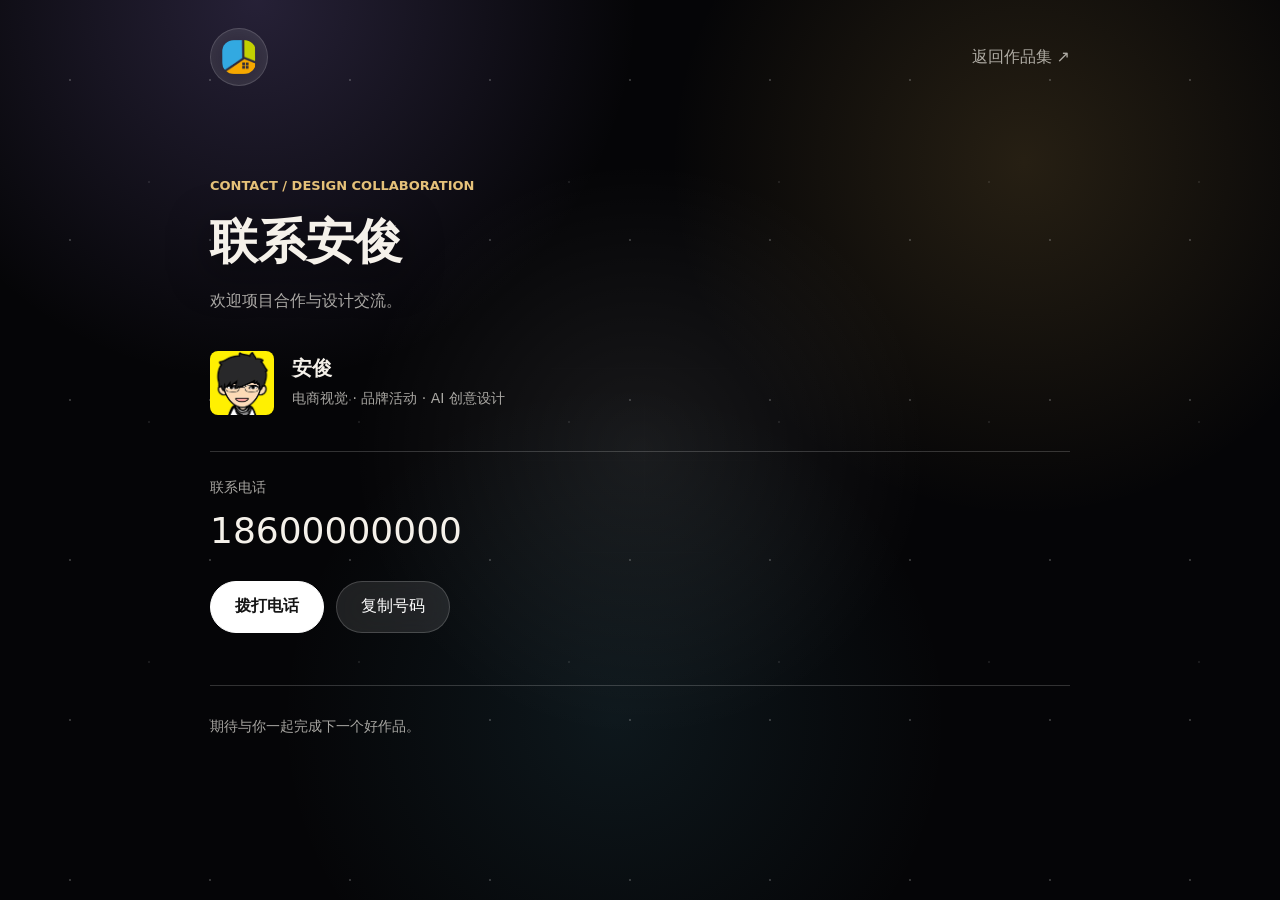
<file: contact.html>
<!doctype html>
<html lang="zh-CN">
  <head>
    <meta charset="utf-8" />
    <meta name="viewport" content="width=device-width, initial-scale=1" />
    <meta name="description" content="联系安俊，洽谈电商视觉、品牌活动及 AI 创意设计合作。" />
    <title>联系安俊 | 设计合作</title>
    <link rel="stylesheet" href="styles.css?v=20261024-poster-preview" />
    <link rel="stylesheet" href="contact.css?v=20261024-contact" />
  </head>
  <body class="contact-page">
    <header class="contact-header">
      <a class="logo" href="index.html" aria-label="安俊作品集首页">
        <img src="assets/brand/yierdun-logo.png" alt="医尔顿 logo" />
      </a>
      <a class="contact-back" href="index.html#contact">返回作品集 <span aria-hidden="true">↗</span></a>
    </header>
    <main class="contact-main">
      <p class="section-kicker">Contact / Design Collaboration</p>
      <h1>联系安俊</h1>
      <p class="contact-lead">欢迎项目合作与设计交流。</p>
      <div class="contact-identity">
        <img src="assets/reference/anjun-avatar.jpg" width="64" height="64" alt="安俊头像" />
        <div><strong>安俊</strong><p>电商视觉 · 品牌活动 · AI 创意设计</p></div>
      </div>
      <section class="contact-phone" aria-labelledby="phone-title">
        <h2 id="phone-title">联系电话</h2>
        <a class="phone-number" href="tel:18600000000">186 0000 0000</a>
        <div class="contact-actions">
          <a class="button primary" href="tel:18600000000">拨打电话</a>
          <button class="button" id="copy-phone" type="button">复制号码</button>
        </div>
        <p class="copy-status" id="copy-status" role="status" aria-live="polite"></p>
      </section>
      <p class="contact-footer">期待与你一起完成下一个好作品。</p>
    </main>
    <script src="site-data.js?v=20261024-online-cms"></script>
    <script src="contact.js?v=20261024-edit-contact"></script>
  </body>
</html>
</file>
<file: styles.css>
:root {
  color-scheme: dark;
  --mouse-x: 50vw;
  --mouse-y: 50vh;
  --bg: #050507;
  --panel: rgba(255, 255, 255, 0.08);
  --panel-strong: rgba(255, 255, 255, 0.13);
  --line: rgba(255, 255, 255, 0.18);
  --text: #f5f1ea;
  --muted: rgba(245, 241, 234, 0.68);
  --soft: rgba(245, 241, 234, 0.44);
  --gold: #e6c27a;
  --hot: #e8593f;
  --violet: #8b7cf6;
  --cyan: #5fc9d6;
  --radius: 28px;
  --serif: Georgia, "Times New Roman", "Songti SC", serif;
  --sans: Inter, "PingFang SC", "Microsoft YaHei", system-ui, sans-serif;
}

* {
  box-sizing: border-box;
}

html {
  scroll-behavior: smooth;
}

[hidden] { display: none !important; }

body {
  margin: 0;
  color: var(--text);
  background:
    radial-gradient(circle at var(--mouse-x) var(--mouse-y), rgba(255, 255, 255, 0.08), transparent 18rem),
    radial-gradient(circle at 20% 0%, rgba(142, 120, 205, 0.24), transparent 28%),
    radial-gradient(circle at 80% 18%, rgba(212, 168, 82, 0.16), transparent 28%),
    radial-gradient(circle at 48% 80%, rgba(90, 185, 214, 0.1), transparent 34%),
    var(--bg);
  font-family: var(--sans);
  letter-spacing: 0;
}

body::before {
  content: "";
  position: fixed;
  inset: 0;
  pointer-events: none;
  background-image:
    radial-gradient(circle, rgba(255, 255, 255, 0.72) 0 1px, transparent 1px),
    radial-gradient(circle, rgba(255, 255, 255, 0.34) 0 1px, transparent 1px);
  background-position:
    0 0,
    44px 62px;
  background-size:
    140px 160px,
    210px 240px;
  opacity: 0.26;
  animation: starDrift 26s linear infinite;
}

body::after {
  content: "";
  position: fixed;
  inset: 0;
  z-index: -1;
  pointer-events: none;
  background:
    linear-gradient(rgba(255, 255, 255, 0.028) 1px, transparent 1px),
    linear-gradient(90deg, rgba(255, 255, 255, 0.022) 1px, transparent 1px);
  background-size: 92px 92px;
  mask-image: radial-gradient(circle at center, black, transparent 72%);
  opacity: 0.34;
}

.cursor-glow {
  position: fixed;
  left: 0;
  top: 0;
  z-index: 3;
  width: 420px;
  height: 420px;
  margin: -210px 0 0 -210px;
  border-radius: 50%;
  pointer-events: none;
  background:
    radial-gradient(circle, rgba(255, 255, 255, 0.16), transparent 23%),
    radial-gradient(circle, rgba(230, 194, 122, 0.12), transparent 54%);
  filter: blur(10px);
  mix-blend-mode: screen;
  opacity: 0.72;
  transition: opacity 180ms ease;
}

.ambient-lights {
  position: fixed;
  inset: 0;
  z-index: -1;
  pointer-events: none;
  overflow: hidden;
}

.ambient-lights span {
  position: absolute;
  width: 42vw;
  aspect-ratio: 1;
  border-radius: 50%;
  filter: blur(64px);
  opacity: 0.34;
  mix-blend-mode: screen;
  animation: ambientFloat 18s ease-in-out infinite;
}

.ambient-lights span:nth-child(1) {
  left: -18vw;
  top: 16vh;
  background: rgba(139, 124, 246, 0.32);
}

.ambient-lights span:nth-child(2) {
  right: -18vw;
  top: 30vh;
  background: rgba(230, 194, 122, 0.25);
  animation-delay: -6s;
}

.ambient-lights span:nth-child(3) {
  left: 32vw;
  bottom: -24vw;
  background: rgba(95, 201, 214, 0.23);
  animation-delay: -11s;
}

a {
  color: inherit;
  text-decoration: none;
}

.site-header {
  position: fixed;
  z-index: 40;
  top: 22px;
  left: 46px;
  right: 46px;
  display: flex;
  align-items: center;
  justify-content: space-between;
  pointer-events: none;
}

.logo,
.nav-pill {
  pointer-events: auto;
}

.logo {
  display: grid;
  place-items: center;
  width: 58px;
  height: 58px;
  border: 1px solid var(--line);
  border-radius: 999px;
  color: #fff;
  background: rgba(255, 255, 255, 0.06);
  box-shadow: inset 0 0 26px rgba(255, 255, 255, 0.08);
  transition:
    transform 180ms ease,
    box-shadow 180ms ease;
}

.logo img {
  width: 34px;
  height: 34px;
  object-fit: contain;
  border-radius: 12px;
}

.logo:hover {
  transform: translateY(-2px) scale(1.04);
  box-shadow:
    inset 0 0 26px rgba(255, 255, 255, 0.14),
    0 0 30px rgba(255, 255, 255, 0.16);
}

.nav-pill {
  display: flex;
  align-items: center;
  gap: 6px;
  min-height: 58px;
  padding: 0 10px;
  border: 1px solid var(--line);
  border-radius: 999px;
  background: rgba(13, 13, 18, 0.58);
  backdrop-filter: blur(18px);
  box-shadow: 0 18px 44px rgba(0, 0, 0, 0.26);
  overflow: hidden;
}

.nav-pill::before,
.badge::before,
.stats-grid article::before,
.category-card::before,
.case-card::before,
.process-board::before,
.campaign-grid article::before,
.video-frame::before,
.profile-panel::before,
.contact::before {
  content: "";
  position: absolute;
  inset: 0;
  pointer-events: none;
  background:
    radial-gradient(circle at var(--card-x, 50%) var(--card-y, 0%), rgba(255, 255, 255, 0.22), transparent 34%),
    linear-gradient(110deg, transparent 0%, rgba(255, 255, 255, 0.12) 48%, transparent 58%);
  opacity: 0;
  transition: opacity 220ms ease;
}

.nav-pill:hover::before,
.badge:hover::before,
.stats-grid article:hover::before,
.category-card:hover::before,
.case-card:hover::before,
.process-board:hover::before,
.campaign-grid article:hover::before,
.video-frame:hover::before,
.profile-panel:hover::before,
.contact:hover::before {
  opacity: 1;
}

.nav-pill a {
  display: inline-flex;
  align-items: center;
  justify-content: center;
  min-width: 72px;
  height: 40px;
  padding: 0 14px;
  border-radius: 999px;
  color: var(--muted);
  font-weight: 700;
  font-size: 15px;
}

.nav-pill a:hover {
  color: #111;
  background: #fff;
}

.hero {
  --hero-lift: 40px;
  position: relative;
  min-height: 112vh;
  display: grid;
  place-items: center;
  overflow: hidden;
  padding: 150px 24px 150px;
  margin-bottom: -76px;
}

#featured h2, #process h2, #about h2 { font-size: 42px; line-height: 1.25; }
.section-description { max-width: 480px; color: var(--muted); line-height: 1.8; }
.selected-grid { display: grid; grid-template-columns: repeat(2, minmax(0, 1fr)); gap: 28px; }
.selected-work { min-width: 0; border-bottom: 1px solid var(--line); padding-bottom: 28px; }
.selected-image { position: relative; display: block; width: 100%; aspect-ratio: 8 / 5; border: 1px solid var(--line); padding: 0; border-radius: 8px; overflow: hidden; background: #15181d; cursor: zoom-in; }
.selected-image img { display: block; width: 100%; height: 100%; object-fit: cover; object-position: center 3%; }
.selected-image span { position: absolute; bottom: 16px; right: 16px; display: grid; place-items: center; width: 36px; height: 36px; border-radius: 50%; background: #111b; color: #fff; font-size: 24px; }
.selected-meta { margin: 22px 0 12px; font-size: 12px; color: var(--gold); }
.selected-work h3 { margin: 0 0 12px; font-size: 24px; }
.selected-copy { margin: 0 0 18px; line-height: 1.8; color: var(--muted); }
.project-link { display: inline-flex; align-items: center; gap: 12px; padding-block: 8px; border-bottom: 1px solid var(--line); }
.project-link:hover { color: var(--gold); }
.case-breakdown { list-style: none; margin: 0; padding: 0; }
.case-breakdown li { display: grid; grid-template-columns: 64px 200px minmax(0, 1fr); gap: 24px; align-items: start; border-top: 1px solid var(--line); padding: 26px 0; }
.case-breakdown li:last-child { border-bottom: 1px solid var(--line); }
.process-number { color: var(--gold); font-family: var(--serif); font-size: 28px; }
.case-breakdown h3 { margin: 4px 0 0; font-size: 20px; }
.case-breakdown p { margin: 0; color: var(--muted); line-height: 1.8; }
.about-layout { display: grid; grid-template-columns: 1fr 1fr; gap: 64px; }
.about-copy { margin: 0; max-width: 560px; font-size: 22px; line-height: 1.9; }
.about-facts { margin: 0; }
.about-facts > div { display: grid; grid-template-columns: 92px minmax(0, 1fr); gap: 24px; border-bottom: 1px solid var(--line); padding: 18px 0; }
.about-facts > div:first-child { padding-top: 0; }
.about-facts dt { font-size: 14px; color: var(--soft); }
.about-facts dd { margin: 0; line-height: 1.7; }
.store-links { display: flex; flex-wrap: wrap; gap: 20px; margin-top: 32px; }
.store-links a { display: inline-flex; gap: 12px; border-bottom: 1px solid var(--line); padding: 10px 0; }
.store-links a:hover { color: var(--gold); }
@media (max-width: 780px) {
  .selected-grid, .about-layout { grid-template-columns: minmax(0, 1fr); gap: 32px; }
  .case-breakdown li { grid-template-columns: 40px minmax(0, 1fr); gap: 12px 16px; }
  .case-breakdown p { grid-column: 2; }
  #featured h2, #process h2, #about h2 { font-size: 32px; }
  .about-copy { font-size: 20px; }
  .about-facts > div { gap: 12px; }
}

.hero::before {
  content: "";
  position: absolute;
  inset: -20%;
  background:
    radial-gradient(circle at 35% 35%, rgba(255, 255, 255, 0.18), transparent 10%),
    radial-gradient(circle at 44% 42%, rgba(255, 216, 84, 0.24), transparent 19%),
    radial-gradient(circle at 61% 48%, rgba(106, 83, 255, 0.22), transparent 24%),
    conic-gradient(from 130deg at 50% 50%, transparent, rgba(255, 255, 255, 0.12), transparent 18%, rgba(230, 194, 122, 0.14), transparent 36%),
    radial-gradient(circle at 50% 42%, rgba(255, 255, 255, 0.14), transparent 31%);
  opacity: 0.92;
  filter: blur(18px);
  animation: haloSpin 24s linear infinite;
}

.hero::after {
  content: "";
  position: absolute;
  inset: 0;
  pointer-events: none;
  background:
    radial-gradient(circle at 28% 28%, rgba(255, 255, 255, 0.14), transparent 8%),
    radial-gradient(circle at 42% 45%, rgba(255, 194, 70, 0.2), transparent 18%),
    radial-gradient(circle at 62% 48%, rgba(100, 74, 255, 0.2), transparent 20%),
    linear-gradient(180deg, transparent 0 68%, rgba(5, 8, 14, 0.24) 78%, rgba(36, 31, 43, 0.72) 96%, rgba(36, 31, 43, 0.92) 100%),
    linear-gradient(100deg, transparent 20%, rgba(255, 255, 255, 0.07) 45%, transparent 68%);
  mix-blend-mode: screen;
  opacity: 0.86;
  z-index: 1;
}

.flower-video-layer {
  position: absolute;
  inset: -12% 0 -20%;
  z-index: 1;
  pointer-events: none;
  overflow: hidden;
  background: #0a0a0a;
  opacity: 0.9;
  mix-blend-mode: normal;
}

.flower-video-layer canvas,
.flower-video-layer video {
  position: absolute;
  inset: 0;
  width: 100%;
  height: 100%;
  object-fit: cover;
}

.flower-video-layer video {
  z-index: 1;
  object-position: center 40%;
  transform: translateY(calc(-1 * var(--hero-lift))) scale(1.06);
  filter: saturate(1.14) contrast(1.08) brightness(0.94);
}

.flower-video-overlay {
  position: absolute;
  inset: 0;
  z-index: 2;
  background:
    radial-gradient(circle at 50% 40%, transparent 0 44%, rgba(3, 7, 13, 0.14) 66%, rgba(3, 7, 13, 0.72) 100%),
    linear-gradient(180deg, rgba(3, 7, 13, 0.04), rgba(3, 7, 13, 0.18) 58%, rgba(25, 25, 35, 0.74) 100%);
}

#particles-canvas {
  position: absolute;
  inset: 0;
  z-index: 2;
  width: 100%;
  height: 100%;
  pointer-events: none;
  opacity: 0.46;
}

.bloom-flower {
  display: none !important;
}

.bloom-flower {
  position: absolute;
  left: clamp(86px, 15vw, 260px);
  top: 42%;
  z-index: 2;
  width: 138px;
  height: 220px;
  pointer-events: none;
  filter: drop-shadow(0 0 24px rgba(150, 213, 255, 0.34));
  transform: translateY(-50%);
  animation: flowerFloat 7s ease-in-out infinite;
}

.bloom-flower::before {
  content: "";
  position: absolute;
  left: 50%;
  top: 18px;
  width: 170px;
  height: 170px;
  border-radius: 50%;
  background:
    radial-gradient(circle, rgba(255, 255, 255, 0.22), transparent 20%),
    radial-gradient(circle, rgba(104, 183, 255, 0.18), transparent 62%);
  filter: blur(18px);
  transform: translateX(-50%);
  opacity: 0.72;
}

.flower-stem {
  position: absolute;
  left: 50%;
  bottom: 10px;
  width: 4px;
  height: 154px;
  border-radius: 999px;
  background: linear-gradient(180deg, rgba(178, 245, 220, 0.96), rgba(48, 143, 112, 0.22));
  transform: translateX(-50%) scaleY(0);
  transform-origin: bottom;
  animation: stemGrow 1.5s ease-out forwards;
}

.flower-leaf {
  position: absolute;
  bottom: 56px;
  width: 48px;
  height: 24px;
  border-radius: 100% 0 100% 0;
  background: linear-gradient(135deg, rgba(142, 255, 208, 0.86), rgba(55, 145, 120, 0.18));
  opacity: 0;
  transform-origin: 100% 50%;
  animation: leafOpen 1.1s ease-out 1.1s forwards;
}

.leaf-left {
  left: 20px;
  transform: rotate(-18deg) scale(0.25);
}

.leaf-right {
  right: 18px;
  bottom: 82px;
  transform: rotate(198deg) scale(0.25);
  animation-delay: 1.25s;
}

.flower-head {
  position: absolute;
  left: 50%;
  top: 8px;
  width: 88px;
  height: 88px;
  transform: translateX(-50%) scale(0);
  transform-origin: 50% 72%;
  animation: flowerBloom 1.4s cubic-bezier(0.2, 0.9, 0.18, 1.2) 1.45s forwards;
}

.flower-head i {
  position: absolute;
  left: 50%;
  top: 50%;
  width: 32px;
  height: 58px;
  border-radius: 999px 999px 46px 46px;
  background:
    radial-gradient(circle at 45% 22%, rgba(255, 255, 255, 0.92), transparent 24%),
    linear-gradient(180deg, rgba(255, 246, 255, 0.96), rgba(122, 198, 255, 0.56) 48%, rgba(95, 92, 255, 0.44));
  box-shadow:
    inset 0 0 16px rgba(255, 255, 255, 0.42),
    0 0 20px rgba(141, 209, 255, 0.2);
  transform-origin: 50% 95%;
}

.flower-head i:nth-child(1) {
  transform: translate(-50%, -92%) rotate(0deg);
}

.flower-head i:nth-child(2) {
  transform: translate(-50%, -92%) rotate(72deg);
}

.flower-head i:nth-child(3) {
  transform: translate(-50%, -92%) rotate(144deg);
}

.flower-head i:nth-child(4) {
  transform: translate(-50%, -92%) rotate(216deg);
}

.flower-head i:nth-child(5) {
  transform: translate(-50%, -92%) rotate(288deg);
}

.flower-head b {
  position: absolute;
  left: 50%;
  top: 50%;
  width: 26px;
  height: 26px;
  border-radius: 50%;
  background:
    radial-gradient(circle at 36% 30%, #fff8cf, #ffd15f 46%, #b76e1c 100%);
  box-shadow: 0 0 22px rgba(255, 204, 82, 0.44);
  transform: translate(-50%, -50%);
}

.texture-orbit {
  position: absolute;
  z-index: 0;
  left: 50%;
  top: 53%;
  width: min(590px, 62vw);
  aspect-ratio: 1;
  border-radius: 50%;
  overflow: hidden;
  transform: translate(-50%, -26%) rotateX(var(--orbit-rx, 0deg)) rotateY(var(--orbit-ry, 0deg));
  background:
    radial-gradient(circle at 30% 24%, rgba(255, 255, 255, 0.95), transparent 9%),
    radial-gradient(circle at 38% 34%, rgba(255, 222, 122, 0.92), transparent 17%),
    radial-gradient(circle at 62% 52%, rgba(93, 74, 255, 0.72), transparent 28%),
    radial-gradient(circle at 70% 70%, rgba(8, 219, 255, 0.52), transparent 26%),
    conic-gradient(from 210deg, #141018, #ffe783, #ff6b4a, #5038ff, #2af0ff, #151018);
  box-shadow:
    inset -88px -100px 130px rgba(0, 0, 0, 0.56),
    inset 44px 36px 94px rgba(255, 255, 255, 0.28),
    0 0 90px rgba(255, 255, 255, 0.15),
    0 0 170px rgba(240, 202, 135, 0.32),
    0 0 260px rgba(117, 92, 255, 0.24);
  opacity: 0.64;
  filter: blur(18px);
  mask-image: radial-gradient(circle at 50% 50%, black 0 38%, rgba(0, 0, 0, 0.54) 56%, rgba(0, 0, 0, 0.12) 72%, transparent 86%);
  -webkit-mask-image: radial-gradient(circle at 50% 50%, black 0 38%, rgba(0, 0, 0, 0.54) 56%, rgba(0, 0, 0, 0.12) 72%, transparent 86%);
  transition: transform 120ms ease-out;
  animation: planetPulse 8s ease-in-out infinite;
}

.texture-orbit::before {
  content: "";
  position: absolute;
  inset: -22%;
  border-radius: 50%;
  border: 0;
  box-shadow:
    0 0 110px rgba(255, 255, 255, 0.16),
    0 0 180px rgba(230, 194, 122, 0.18),
    inset 0 0 90px rgba(255, 255, 255, 0.08);
  transform: rotate(-18deg) scaleY(0.34);
  z-index: 4;
  opacity: 0.46;
  filter: blur(16px);
}

.texture-orbit::after {
  content: "";
  position: absolute;
  inset: 0;
  background:
    radial-gradient(circle at 24% 23%, rgba(255, 255, 255, 0.92), transparent 8%),
    radial-gradient(circle at 34% 30%, rgba(255, 246, 196, 0.72), transparent 15%),
    radial-gradient(circle at 54% 44%, rgba(255, 111, 72, 0.38), transparent 22%),
    radial-gradient(circle at 67% 63%, rgba(61, 45, 255, 0.52), transparent 34%),
    radial-gradient(circle at 76% 70%, rgba(17, 17, 20, 0.78), transparent 46%),
    linear-gradient(140deg, rgba(255, 255, 255, 0.16), transparent 34%, rgba(255, 255, 255, 0.08) 58%, transparent 78%);
  mix-blend-mode: screen;
  z-index: 3;
  filter: blur(6px);
}

.texture-orbit img {
  width: 100%;
  height: 100%;
  object-fit: cover;
  filter: contrast(1.25) saturate(0.32) brightness(0.42);
  opacity: 0.2;
  mix-blend-mode: luminosity;
  transform: scale(1.34);
}

.acid-core,
.acid-glare {
  position: absolute;
  inset: 0;
  pointer-events: none;
  border-radius: 50%;
}

.acid-core {
  z-index: 1;
  background:
    radial-gradient(circle at 29% 28%, rgba(255, 255, 255, 0.86), transparent 11%),
    radial-gradient(circle at 42% 35%, rgba(255, 226, 72, 0.78), transparent 23%),
    radial-gradient(circle at 58% 47%, rgba(255, 94, 58, 0.42), transparent 30%),
    radial-gradient(circle at 68% 61%, rgba(79, 61, 255, 0.72), transparent 39%),
    radial-gradient(circle at 75% 74%, rgba(39, 230, 255, 0.52), transparent 37%);
  opacity: 0.95;
  filter: blur(18px);
  mix-blend-mode: screen;
  animation: acidShift 9s ease-in-out infinite;
}

.acid-glare {
  z-index: 5;
  inset: 2%;
  background:
    radial-gradient(ellipse at 28% 24%, rgba(255, 255, 255, 0.96), transparent 10%),
    radial-gradient(ellipse at 35% 30%, rgba(255, 255, 255, 0.34), transparent 18%),
    linear-gradient(116deg, rgba(255, 255, 255, 0.22), transparent 28%, transparent 64%, rgba(255, 255, 255, 0.14));
  opacity: 0.62;
  filter: blur(10px);
}

.hero-noise {
  position: absolute;
  inset: 0;
  z-index: 0;
  background:
    radial-gradient(circle at 50% 50%, transparent 0 18%, rgba(5, 5, 7, 0.18) 46%, rgba(5, 5, 7, 0.84) 84%),
    linear-gradient(90deg, rgba(5, 5, 7, 0.78), transparent 42%, rgba(5, 5, 7, 0.82)),
    linear-gradient(180deg, transparent 0%, rgba(5, 5, 7, 0.9) 92%),
    repeating-linear-gradient(0deg, rgba(255, 255, 255, 0.018) 0 1px, transparent 1px 3px);
}

.hero-content {
  position: relative;
  z-index: 3;
  width: min(1080px, 100%);
  margin: 0 auto;
  text-align: center;
  transform: translateY(calc(-1 * var(--hero-lift)));
}

.badge {
  position: relative;
  overflow: hidden;
  display: inline-flex;
  align-items: center;
  gap: 12px;
  min-height: 36px;
  margin: 0 0 28px;
  padding: 4px 16px 4px 6px;
  border: 1px solid var(--line);
  border-radius: 999px;
  color: rgba(255, 255, 255, 0.82);
  background: rgba(255, 255, 255, 0.07);
  backdrop-filter: blur(16px);
}

.badge span {
  display: inline-flex;
  align-items: center;
  justify-content: center;
  height: 26px;
  padding: 0 10px;
  border-radius: 999px;
  color: #171717;
  background: #fff;
  font-size: 12px;
  font-weight: 900;
}

h1,
h2,
h3,
p {
  margin-top: 0;
}

h1 {
  max-width: 1000px;
  margin: 0 auto 26px;
  font-family: var(--serif);
  font-size: clamp(54px, 8.4vw, 112px);
  font-style: italic;
  font-weight: 400;
  line-height: 0.88;
  letter-spacing: 0;
  text-shadow: 0 10px 42px rgba(0, 0, 0, 0.62);
}

h2 {
  margin-bottom: 0;
  font-size: clamp(34px, 5vw, 72px);
  line-height: 1;
  letter-spacing: 0;
}

h3 {
  margin-bottom: 12px;
  font-size: 24px;
  line-height: 1.18;
}

.hero-copy {
  max-width: 760px;
  margin: 0 auto 30px;
  color: var(--muted);
  font-size: clamp(17px, 2vw, 24px);
  line-height: 1.65;
}

.hero-actions {
  display: flex;
  justify-content: center;
  flex-wrap: wrap;
  gap: 16px;
  margin-bottom: 48px;
}

.button {
  display: inline-flex;
  align-items: center;
  justify-content: center;
  gap: 10px;
  min-height: 52px;
  padding: 0 24px;
  border: 1px solid var(--line);
  border-radius: 999px;
  color: #fff;
  background: rgba(255, 255, 255, 0.1);
  font-weight: 900;
  backdrop-filter: blur(18px);
  transition:
    transform 180ms ease,
    box-shadow 180ms ease,
    background 180ms ease;
}

.button:hover {
  transform: translateY(-3px);
  box-shadow: 0 18px 42px rgba(255, 255, 255, 0.12);
}

.button.primary {
  color: #151515;
  background: #fff;
  border-color: #fff;
}

.button.play {
  border-color: transparent;
  background: transparent;
}

.button.play span {
  width: 0;
  height: 0;
  border-top: 8px solid transparent;
  border-bottom: 8px solid transparent;
  border-left: 12px solid #fff;
}

.stats-grid {
  display: grid;
  grid-template-columns: repeat(3, minmax(190px, 1fr));
  gap: 20px;
  width: min(820px, 100%);
  margin: 0 auto;
}

.stats-grid article,
.category-card,
.case-card,
.process-board,
.campaign-grid article,
.video-frame,
.profile-panel,
.contact {
  position: relative;
  overflow: hidden;
  border: 1px solid var(--line);
  background: linear-gradient(145deg, var(--panel-strong), rgba(255, 255, 255, 0.035));
  box-shadow: inset 0 1px 0 rgba(255, 255, 255, 0.16), 0 24px 70px rgba(0, 0, 0, 0.28);
  backdrop-filter: blur(20px);
  transform-style: preserve-3d;
  will-change: transform;
}

.stats-grid article {
  min-height: 178px;
  padding: 28px;
  border-radius: 28px;
  text-align: left;
  cursor: pointer;
  transition:
    transform 180ms ease,
    border-color 180ms ease,
    box-shadow 180ms ease;
}

.stats-grid article:hover,
.category-card:hover,
.case-card:hover,
.campaign-grid article:hover,
.video-frame:hover {
  border-color: rgba(255, 255, 255, 0.38);
  box-shadow:
    inset 0 1px 0 rgba(255, 255, 255, 0.2),
    0 26px 78px rgba(0, 0, 0, 0.36),
    0 0 42px rgba(230, 194, 122, 0.08);
}

.stat-icon {
  display: block;
  margin-bottom: 18px;
  color: #fff;
  font-size: 28px;
}

.stats-grid strong {
  display: block;
  margin-bottom: 8px;
  font-family: var(--serif);
  font-size: 52px;
  font-style: italic;
  font-weight: 400;
}

.stats-grid p,
.profile-copy,
.category-card p,
.section-heading p,
.case-intro p,
.case-body p,
.campaign-grid p,
.video-section p,
.contact p {
  color: var(--muted);
  line-height: 1.7;
}

.profile-panel,
.section,
.case-section,
.video-section,
.contact {
  width: min(1180px, calc(100% - 48px));
  margin: 0 auto;
}

.profile-panel {
  position: relative;
  z-index: 6;
  display: grid;
  grid-template-columns: 0.42fr 0.78fr 1.1fr;
  gap: 40px;
  align-items: center;
  padding: 40px;
  border-radius: var(--radius);
  background:
    linear-gradient(145deg, rgba(61, 57, 71, 0.86), rgba(255, 255, 255, 0.04)),
    radial-gradient(circle at 50% 0%, rgba(255, 255, 255, 0.12), transparent 42%);
}

.profile-photo {
  position: relative;
  overflow: hidden;
  aspect-ratio: 1;
  border: 1px solid var(--line);
  border-radius: 28px;
  background: rgba(255, 255, 255, 0.08);
  box-shadow:
    inset 0 1px 0 rgba(255, 255, 255, 0.16),
    0 18px 54px rgba(0, 0, 0, 0.26);
}

.profile-photo::after {
  content: "";
  position: absolute;
  inset: 0;
  background:
    linear-gradient(180deg, transparent 48%, rgba(0, 0, 0, 0.62)),
    radial-gradient(circle at 28% 20%, rgba(255, 255, 255, 0.24), transparent 22%);
}

.profile-photo img {
  width: 100%;
  height: 100%;
  object-fit: cover;
}

.section,
.case-section,
.video-section {
  padding: 110px 0 0;
  scroll-margin-top: 110px;
}

.section-kicker {
  margin-bottom: 14px;
  color: var(--gold);
  font-size: 13px;
  font-weight: 900;
  text-transform: uppercase;
}

.profile-copy ul {
  margin: 20px 0 0;
  padding-left: 18px;
}

.brand-strip {
  display: grid;
  grid-template-columns: 1.38fr repeat(4, minmax(0, 1fr));
  gap: clamp(22px, 3.4vw, 54px);
  margin-top: 20px;
  align-items: center;
}

.brand-strip img {
  width: 100%;
  height: 24px;
  object-fit: contain;
  padding: 0;
  border: 0;
  border-radius: 0;
  background: transparent;
  opacity: 0.64;
  filter: grayscale(1) brightness(1.7);
}

.hero-brand-strip {
  width: min(760px, 78%);
  margin: 24px auto 0;
  padding: 0;
  border: 0;
  border-radius: 0;
  background: transparent;
  backdrop-filter: none;
}

.hero-brand-strip img {
  height: 26px;
}

.brand-logo-lockup {
  display: flex;
  align-items: center;
  justify-content: flex-start;
  min-width: 112px;
  height: 34px;
}

.brand-logo-lockup img {
  width: auto;
  max-width: 116px;
  height: 34px;
  object-fit: contain;
  filter: none;
  opacity: 1;
}

.section-heading {
  margin-bottom: 34px;
}

.section-heading.split {
  display: flex;
  align-items: end;
  justify-content: space-between;
  gap: 24px;
}

.section-heading.split p:last-child {
  max-width: 420px;
  margin-bottom: 4px;
}

.category-grid {
  display: grid;
  grid-template-columns: repeat(4, 1fr);
  gap: 18px;
}

.category-card {
  min-height: 260px;
  padding: 26px;
  border-radius: var(--radius);
  transition:
    transform 180ms ease,
    border-color 180ms ease,
    background 180ms ease;
}

.category-card:hover {
  border-color: rgba(255, 255, 255, 0.4);
  background: rgba(255, 255, 255, 0.14);
}

.category-card span,
.case-label,
.campaign-grid span {
  color: var(--soft);
  font-size: 13px;
  font-weight: 900;
}

.category-card h3 {
  margin-top: 68px;
}

.work-library-actions {
  display: flex;
  flex-wrap: wrap;
  gap: 12px;
  margin-top: 22px;
}

.work-library-actions button,
.section-more {
  min-height: 44px;
  padding: 0 18px;
  border: 1px solid var(--line);
  border-radius: 999px;
  color: #fff;
  background: rgba(255, 255, 255, 0.08);
  font-weight: 900;
  backdrop-filter: blur(16px);
  cursor: pointer;
}

.work-library-actions button:hover,
.section-more:hover {
  background: rgba(255, 255, 255, 0.16);
}

.poster-wall {
  display: grid;
  grid-template-columns: repeat(5, 1fr);
  grid-auto-rows: 190px;
  gap: 16px;
}

.poster-card {
  cursor: zoom-in;
  position: relative;
  overflow: hidden;
  border: 1px solid var(--line);
  border-radius: 22px;
  background:
    linear-gradient(145deg, rgba(255, 255, 255, 0.1), rgba(255, 255, 255, 0)),
    linear-gradient(45deg, #1c1c22, #303038);
  box-shadow: 0 18px 46px rgba(0, 0, 0, 0.22);
  transition:
    transform 180ms ease,
    border-color 180ms ease,
    box-shadow 180ms ease;
}

.poster-card img {
  width: 100%;
  height: 100%;
  object-fit: cover;
  transform: scale(1.02);
  transition:
    transform 500ms ease,
    filter 500ms ease;
}

.poster-card:hover img {
  transform: scale(1.08);
  filter: brightness(1.08) contrast(1.05);
}

.poster-card:focus-visible {
  outline: 2px solid #fff;
  outline-offset: 4px;
}

.poster-card::before {
  content: "";
  position: absolute;
  inset: 18px;
  border: 1px solid rgba(255, 255, 255, 0.24);
  border-radius: 16px;
  z-index: 2;
  box-shadow: inset 0 0 34px rgba(0, 0, 0, 0.24);
}

.poster-card::after,
.case-cover::after,
.video-frame::after {
  content: "";
  position: absolute;
  inset: -40%;
  background: linear-gradient(115deg, transparent 34%, rgba(255, 255, 255, 0.16) 48%, transparent 62%);
  transform: translateX(-34%) rotate(12deg);
  opacity: 0;
  transition:
    transform 700ms ease,
    opacity 220ms ease;
}

.poster-card:hover::after,
.case-card:hover .case-cover::after,
.video-frame:hover::after {
  opacity: 1;
  transform: translateX(34%) rotate(12deg);
}

.poster-card span {
  position: absolute;
  left: 20px;
  bottom: 18px;
  z-index: 3;
  font-weight: 900;
  text-shadow: 0 2px 14px rgba(0, 0, 0, 0.8);
}

.poster-card.tall {
  grid-row: span 2;
}

.poster-card.wide {
  grid-column: span 2;
}

.poster-card.warm {
  background:
    linear-gradient(145deg, rgba(255, 255, 255, 0.12), rgba(255, 255, 255, 0)),
    linear-gradient(45deg, #5f2118, #ca6a32);
}

.poster-card.cool {
  background:
    linear-gradient(145deg, rgba(255, 255, 255, 0.12), rgba(255, 255, 255, 0)),
    linear-gradient(45deg, #142f4e, #3f8ca4);
}

.case-section {
  display: grid;
  grid-template-columns: 0.82fr 1.18fr;
  gap: 26px;
  align-items: start;
}

.case-intro {
  position: sticky;
  top: 110px;
  padding-right: 20px;
}

.case-grid {
  display: grid;
  gap: 18px;
}

.legacy-case-grid {
  display: none;
}

.detail-gallery {
  grid-template-columns: repeat(3, minmax(0, 1fr));
  gap: 22px;
}

.detail-gallery-head {
  grid-column: 1 / -1;
  display: grid;
  grid-template-columns: auto 1fr auto;
  gap: 12px;
  align-items: center;
  margin-bottom: 2px;
}

.detail-gallery-head span {
  color: #f5e36d;
  font-size: clamp(34px, 4.6vw, 60px);
  font-weight: 900;
  line-height: 0.9;
}

.detail-gallery-head strong {
  font-size: clamp(22px, 2.4vw, 34px);
  line-height: 1;
}

.detail-swatches {
  display: flex;
  gap: 12px;
}

.detail-swatches i {
  width: 34px;
  height: 34px;
  border-radius: 6px;
  background: #17a7b5;
}

.detail-swatches i:nth-child(2) {
  background: #86bd86;
}

.detail-swatches i:nth-child(3) {
  background: #f5db6b;
}

.detail-swatches i:nth-child(4) {
  background: #a4d9bc;
}

.case-card {
  overflow: hidden;
  border-radius: var(--radius);
}

.detail-scroll-card {
  position: relative;
  min-height: 0;
  border-radius: 18px;
  background: rgba(255, 255, 255, 0.08);
}

.detail-scroll-card > span {
  position: absolute;
  left: 14px;
  bottom: 14px;
  z-index: 4;
  padding: 6px 10px;
  border-radius: 999px;
  color: #111;
  background: rgba(255, 255, 255, 0.88);
  font-size: 12px;
  font-weight: 900;
}

.detail-expand {
  position: absolute;
  right: 12px;
  top: 12px;
  z-index: 5;
  min-height: 34px;
  padding: 0 12px;
  border: 1px solid rgba(255, 255, 255, 0.36);
  border-radius: 999px;
  color: #fff;
  background: rgba(0, 0, 0, 0.42);
  backdrop-filter: blur(12px);
  cursor: pointer;
}

.detail-scroll-window {
  height: clamp(390px, 47vw, 620px);
  min-height: 0;
  overflow-x: hidden;
  overflow-y: auto;
  overscroll-behavior: contain;
  border-radius: 18px;
  scrollbar-width: thin;
  scrollbar-color: rgba(255, 255, 255, 0.45) rgba(255, 255, 255, 0.08);
}

.detail-scroll-window::-webkit-scrollbar,
.detail-lightbox-frame::-webkit-scrollbar {
  width: 8px;
}

.detail-scroll-window::-webkit-scrollbar-thumb,
.detail-lightbox-frame::-webkit-scrollbar-thumb {
  border-radius: 999px;
  background: rgba(255, 255, 255, 0.5);
}

.case-cover {
  position: relative;
  overflow: hidden;
  min-height: 310px;
  background:
    linear-gradient(135deg, rgba(255, 255, 255, 0.16), rgba(255, 255, 255, 0)),
    #2b2c32;
}

.case-cover img {
  width: 100%;
  height: 100%;
  min-height: 310px;
  object-fit: cover;
  object-position: top center;
  opacity: 0.9;
  mix-blend-mode: screen;
}

.detail-scroll-window img {
  display: block;
  width: 100%;
  height: auto;
  min-height: 100%;
  object-fit: contain;
  object-position: top center;
  opacity: 1;
  mix-blend-mode: normal;
}

.detail-lightbox {
  position: fixed;
  inset: 0;
  z-index: 90;
  display: none;
  place-items: center;
  padding: 56px 24px;
  background: rgba(3, 5, 8, 0.82);
  backdrop-filter: blur(22px);
}

.detail-lightbox.is-open {
  display: grid;
}

.detail-lightbox-frame {
  width: min(760px, 92vw);
  height: min(88vh, 1080px, calc(100dvh - 112px));
  overflow: auto;
  overscroll-behavior: contain;
  border: 1px solid rgba(255, 255, 255, 0.24);
  border-radius: 22px;
  background: #111;
  box-shadow: 0 34px 110px rgba(0, 0, 0, 0.58);
}

.detail-lightbox-frame img {
  display: block;
  width: 100%;
  height: auto;
}

.detail-lightbox-frame.is-zoomed img {
  width: max(100%, var(--artwork-width));
  max-width: none;
}

.detail-lightbox-close,
.detail-lightbox-zoom {
  position: fixed;
  right: 28px;
  top: 24px;
  z-index: 91;
  width: 48px;
  height: 48px;
  border: 1px solid rgba(255, 255, 255, 0.32);
  border-radius: 50%;
  color: #111;
  background: #fff;
  font-size: 30px;
  line-height: 1;
  cursor: pointer;
}

.detail-lightbox-zoom {
  right: 88px;
}

.work-library {
  position: fixed;
  inset: 0;
  z-index: 95;
  display: none;
  padding: 42px;
  background: rgba(245, 245, 240, 0.96);
  color: #151515;
  overflow: auto;
}

.work-library.is-open {
  display: block;
}

.work-library-panel {
  width: min(1360px, 100%);
  margin: 0 auto;
  display: grid;
  grid-template-columns: 240px 1fr;
  gap: 38px;
}

.work-library aside {
  position: sticky;
  top: 28px;
  align-self: start;
}

.work-library aside p {
  margin: 0 0 12px;
  color: #ff4d2d;
  font-weight: 900;
}

.work-library aside h2 {
  margin: 0 0 28px;
  color: #151515;
  font-size: 46px;
}

.work-library aside button {
  display: block;
  width: 100%;
  min-height: 46px;
  margin-bottom: 10px;
  border: 1px solid #ddd;
  border-radius: 8px;
  color: #151515;
  background: #fff;
  cursor: pointer;
}

.work-library aside button.is-active {
  color: #fff;
  background: #151515;
}

.work-library-close {
  position: fixed;
  right: 28px;
  top: 24px;
  z-index: 96;
  width: 48px;
  height: 48px;
  border: 1px solid #ddd;
  border-radius: 50%;
  color: #151515;
  background: #fff;
  font-size: 30px;
  cursor: pointer;
}

.library-grid {
  display: none;
  grid-template-columns: repeat(3, minmax(0, 1fr));
  gap: 28px;
}

.library-grid.is-active {
  display: grid;
}

.library-grid article {
  min-height: 0;
}

.library-grid img,
.video-thumb {
  width: 100%;
  aspect-ratio: 4 / 3;
  object-fit: cover;
  display: block;
  border-radius: 4px;
  background: #ddd;
}

.library-grid:not(.library-grid-wide) img {
  aspect-ratio: 4 / 5;
}

.video-thumb {
  display: grid;
  place-items: center;
  color: #fff;
  background: linear-gradient(135deg, #142b4a, #6f56d8);
  font-family: var(--serif);
  font-size: 34px;
  font-style: italic;
}

.library-grid strong {
  display: block;
  margin-top: 12px;
  color: #151515;
}

.case-cover.product img {
  mix-blend-mode: normal;
  opacity: 0.86;
}

.case-cover.milk {
  background:
    radial-gradient(circle at 28% 30%, rgba(255, 255, 255, 0.88), transparent 13%),
    linear-gradient(135deg, #f1f0e9, #b8d7ec 54%, #345e86);
}

.case-cover.product {
  background:
    radial-gradient(circle at 70% 28%, rgba(255, 255, 255, 0.62), transparent 12%),
    linear-gradient(135deg, #241d1a, #8c4731 52%, #e4b168);
}

.case-body {
  padding: 28px;
}

.process-board {
  grid-column: 2;
  display: grid;
  grid-template-columns: 0.72fr 1.28fr;
  gap: 24px;
  padding: 28px;
  border-radius: var(--radius);
}

.process-text p:last-child {
  margin-bottom: 0;
}

.process-steps {
  display: flex;
  flex-wrap: wrap;
  gap: 12px;
  align-content: start;
}

.process-steps span {
  display: inline-flex;
  align-items: center;
  min-height: 40px;
  padding: 0 14px;
  border: 1px solid var(--line);
  border-radius: 999px;
  color: #fff;
  background: rgba(255, 255, 255, 0.08);
  font-weight: 800;
}

.campaign {
  grid-template-columns: 1fr;
}

.campaign .case-intro {
  position: static;
  max-width: 760px;
}

.campaign-grid {
  display: grid;
  grid-template-columns: repeat(2, 1fr);
  gap: 18px;
}

.legacy-campaign-grid {
  display: none;
}

.campaign-showcase {
  display: grid;
  grid-template-columns: repeat(2, minmax(0, 1fr));
  gap: 18px;
}

.campaign-work-card {
  position: relative;
  overflow: hidden;
  min-height: 0;
  padding: 0;
  border: 1px solid var(--line);
  border-radius: var(--radius);
  background: linear-gradient(145deg, var(--panel-strong), rgba(255, 255, 255, 0.035));
  box-shadow: inset 0 1px 0 rgba(255, 255, 255, 0.16), 0 24px 70px rgba(0, 0, 0, 0.28);
}

.campaign-scroll-window {
  height: clamp(260px, 25vw, 430px);
  overflow-x: hidden;
  overflow-y: auto;
  overscroll-behavior: contain;
  scrollbar-width: thin;
}

.campaign-scroll-window img {
  position: static;
  display: block;
  width: 100%;
  height: auto;
  min-height: 100%;
  object-fit: contain;
  opacity: 1;
  transform: none;
}

.campaign-work-card > span,
.campaign-work-card h3 {
  position: absolute;
  left: 22px;
  z-index: 3;
  text-shadow: 0 2px 18px rgba(0, 0, 0, 0.78);
}

.campaign-work-card > span {
  top: 20px;
}

.campaign-work-card h3 {
  bottom: 22px;
  margin: 0;
  max-width: 70%;
}

.campaign-grid article {
  position: relative;
  overflow: hidden;
  min-height: 300px;
  padding: 32px;
  border-radius: var(--radius);
}

.campaign-image {
  position: absolute;
  inset: 0;
  width: 100%;
  height: 100%;
  object-fit: cover;
  object-position: top center;
  opacity: 0.34;
  transform: scale(1.02);
  transition:
    opacity 320ms ease,
    transform 520ms ease;
}

.campaign-grid article::after {
  content: "";
  position: absolute;
  inset: 0;
  pointer-events: none;
  background:
    linear-gradient(180deg, rgba(4, 4, 7, 0.16), rgba(4, 4, 7, 0.86)),
    radial-gradient(circle at 20% 10%, rgba(255, 255, 255, 0.18), transparent 28%);
}

.campaign-grid article > :not(.campaign-image) {
  position: relative;
  z-index: 2;
}

.campaign-grid article:hover .campaign-image {
  opacity: 0.52;
  transform: scale(1.08);
}

.campaign-grid h3 {
  margin-top: 112px;
}

.video-section {
  display: grid;
  grid-template-columns: 0.9fr 1.1fr;
  gap: 34px;
  align-items: center;
}

.video-board {
  display: grid;
  grid-template-columns: repeat(2, minmax(0, 1fr));
  gap: 18px;
}

.video-frame {
  position: relative;
  display: grid;
  place-items: center;
  min-height: 250px;
  overflow: hidden;
  border-radius: var(--radius);
  background:
    radial-gradient(circle at 50% 50%, rgba(255, 255, 255, 0.18), transparent 24%),
    linear-gradient(135deg, rgba(126, 72, 255, 0.32), rgba(20, 20, 26, 0.62));
}

.video-frame p {
  position: absolute;
  left: 22px;
  bottom: 18px;
  z-index: 2;
  margin: 0;
}

.video-frame span {
  position: absolute;
  width: 88px;
  height: 88px;
  border-radius: 50%;
  background: #fff;
}

.video-frame span::after {
  content: "";
  position: absolute;
  left: 36px;
  top: 28px;
  width: 0;
  height: 0;
  border-top: 16px solid transparent;
  border-bottom: 16px solid transparent;
  border-left: 24px solid #111;
}

.video-frame strong {
  position: absolute;
  bottom: 30px;
  font-family: var(--serif);
  font-size: clamp(42px, 7vw, 90px);
  font-style: italic;
  font-weight: 400;
  opacity: 0.24;
}

.contact {
  margin-top: 110px;
  margin-bottom: 70px;
  padding: 44px;
  border-radius: var(--radius);
  text-align: center;
}

.contact h2 {
  margin-bottom: 18px;
}

.contact p {
  max-width: 700px;
  margin-left: auto;
  margin-right: auto;
}

.back-to-top {
  position: fixed;
  right: 26px;
  bottom: 26px;
  z-index: 50;
  display: grid;
  place-items: center;
  width: 52px;
  height: 52px;
  border: 1px solid var(--line);
  border-radius: 999px;
  color: #111;
  background: rgba(255, 255, 255, 0.92);
  box-shadow: 0 18px 44px rgba(0, 0, 0, 0.34);
  font-size: 24px;
  font-weight: 900;
  backdrop-filter: blur(18px);
  transition:
    transform 180ms ease,
    background 180ms ease;
  animation: floatButton 3s ease-in-out infinite;
}

.back-to-top:hover {
  transform: translateY(-4px);
  background: #fff;
}

html.effects-ready .reveal {
  opacity: 1;
  transform: translateY(0) scale(1);
  filter: blur(0);
  transition:
    opacity 700ms ease,
    transform 700ms ease,
    filter 700ms ease;
}

html.effects-ready .reveal.is-visible {
  opacity: 1;
  transform: translateY(-2px) scale(1);
  filter: blur(0);
}

@keyframes starDrift {
  from {
    background-position:
      0 0,
      44px 62px;
  }
  to {
    background-position:
      140px 160px,
      254px 302px;
  }
}

@keyframes haloSpin {
  from {
    transform: rotate(0deg) scale(1);
  }
  to {
    transform: rotate(360deg) scale(1);
  }
}

@keyframes planetPulse {
  0%,
  100% {
    filter: brightness(0.96);
  }
  50% {
    filter: brightness(1.12);
  }
}

@keyframes ambientFloat {
  0%,
  100% {
    transform: translate3d(0, 0, 0) scale(1);
  }
  50% {
    transform: translate3d(5vw, -4vh, 0) scale(1.14);
  }
}

@keyframes stemGrow {
  to {
    transform: translateX(-50%) scaleY(1);
  }
}

@keyframes leafOpen {
  to {
    opacity: 1;
    transform: rotate(-18deg) scale(1);
  }
}

.leaf-right {
  animation-name: leafOpenRight;
}

@keyframes leafOpenRight {
  to {
    opacity: 1;
    transform: rotate(198deg) scale(1);
  }
}

@keyframes flowerBloom {
  0% {
    opacity: 0;
    transform: translateX(-50%) scale(0) rotate(-8deg);
    filter: blur(6px);
  }
  72% {
    opacity: 1;
    transform: translateX(-50%) scale(1.08) rotate(2deg);
    filter: blur(0);
  }
  100% {
    opacity: 1;
    transform: translateX(-50%) scale(1) rotate(0);
    filter: blur(0);
  }
}

@keyframes flowerFloat {
  0%,
  100% {
    transform: translateY(-50%) rotate(-1deg);
  }
  50% {
    transform: translateY(calc(-50% - 8px)) rotate(1.5deg);
  }
}

@keyframes floatButton {
  0%,
  100% {
    box-shadow: 0 18px 44px rgba(0, 0, 0, 0.34);
  }
  50% {
    box-shadow: 0 18px 44px rgba(0, 0, 0, 0.34), 0 0 26px rgba(255, 255, 255, 0.2);
  }
}

@media (prefers-reduced-motion: reduce) {
  *,
  *::before,
  *::after {
    animation-duration: 0.01ms !important;
    animation-iteration-count: 1 !important;
    scroll-behavior: auto !important;
    transition-duration: 0.01ms !important;
  }
}

img,
.texture-orbit,
.texture-orbit img,
.flower-video-layer,
.flower-video-layer video,
.profile-photo,
.profile-photo img,
.brand-strip img,
.poster-card,
.poster-card img,
.case-card,
.case-cover,
.case-cover img,
.campaign-grid article,
.campaign-image,
.video-frame,
.stats-grid article,
.category-card,
.process-board,
.profile-panel,
.contact,
.cursor-glow,
.ambient-lights,
.ambient-lights span {
  visibility: visible !important;
}

.poster-card,
.case-card,
.campaign-grid article,
.stats-grid article,
.category-card,
.process-board,
.profile-panel,
.contact {
  opacity: 1 !important;
}

.poster-card img,
.case-cover img,
.campaign-image,
.profile-photo img,
.brand-strip img {
  opacity: 1;
}

.texture-orbit img {
  opacity: 0.04 !important;
}

.campaign-image {
  opacity: 0.42 !important;
}

.campaign-scroll-window .campaign-image {
  opacity: 1 !important;
}

@media (max-width: 980px) {
  .site-header {
    left: 20px;
    right: 20px;
  }

  .nav-pill {
    gap: 2px;
  }

  .nav-pill a {
    min-width: auto;
    padding: 0 10px;
    font-size: 13px;
  }

  .stats-grid,
  .profile-panel,
  .category-grid,
  .case-section,
  .process-board,
  .campaign-grid,
  .campaign-showcase,
  .video-section {
    grid-template-columns: 1fr;
  }

  .video-board {
    grid-template-columns: 1fr;
  }

  .work-library-panel {
    grid-template-columns: 1fr;
  }

  .work-library aside {
    position: static;
  }

  .case-intro {
    position: static;
  }

  .detail-gallery {
    grid-template-columns: repeat(2, minmax(0, 1fr));
  }

  .process-board {
    grid-column: auto;
  }

  .poster-wall {
    grid-template-columns: repeat(3, 1fr);
  }

  .flower-video-layer {
    inset: 0 0 -20%;
  }

  .flower-video-layer video {
    top: 240px;
    bottom: auto;
    width: 100%;
    height: auto;
    aspect-ratio: 1;
    object-fit: cover;
    object-position: center;
    transform: translateY(calc(-1 * var(--hero-lift)));
    mask-image: linear-gradient(to bottom, transparent, black 14%, black 80%, transparent);
  }

  .bloom-flower {
    left: 10vw;
    top: 38%;
    width: 104px;
    height: 170px;
    opacity: 0.72;
  }
}

@media (max-width: 640px) {
  .site-header {
    position: absolute;
    align-items: flex-start;
    flex-direction: column;
    gap: 14px;
  }

  .nav-pill {
    width: 100%;
    overflow-x: auto;
    justify-content: center;
  }

  .hero {
    --hero-lift: 24px;
    padding-top: 190px;
  }

  .bloom-flower {
    left: 22px;
    top: 310px;
    width: 86px;
    height: 142px;
    opacity: 0.55;
  }

  h1 {
    font-size: 58px;
  }

  .stats-grid article {
    min-height: 150px;
  }

  .profile-panel,
  .section,
  .case-section,
  .video-section,
  .contact {
    width: min(100% - 28px, 560px);
  }

  .profile-panel,
  .contact {
    padding: 24px;
  }

  .section,
  .case-section,
  .video-section {
    padding-top: 74px;
  }

  .section-heading.split {
    align-items: flex-start;
    flex-direction: column;
  }

  .poster-wall {
    grid-template-columns: 1fr;
    grid-auto-rows: 220px;
  }

  .detail-gallery {
    grid-template-columns: 1fr;
  }

  .detail-gallery-head {
    grid-template-columns: auto 1fr;
  }

  .detail-swatches {
    grid-column: 1 / -1;
  }

  .detail-scroll-window {
    height: 560px;
  }

  .poster-card.tall,
  .poster-card.wide {
    grid-row: span 1;
    grid-column: span 1;
  }

  .back-to-top {
    right: 16px;
    bottom: 16px;
    width: 48px;
    height: 48px;
  }
}
</file>
<file: admin.css>
:root {
  color-scheme: dark;
  --bg: #080b10;
  --panel: rgba(255, 255, 255, 0.08);
  --panel-strong: rgba(255, 255, 255, 0.13);
  --line: rgba(255, 255, 255, 0.18);
  --text: #f5f7fb;
  --muted: rgba(245, 247, 251, 0.66);
  --gold: #f2d48b;
}

* {
  box-sizing: border-box;
}

body {
  min-height: 100vh;
  margin: 0;
  color: var(--text);
  background:
    radial-gradient(circle at 20% 0%, rgba(64, 116, 171, 0.34), transparent 32%),
    radial-gradient(circle at 90% 12%, rgba(153, 121, 255, 0.18), transparent 28%),
    linear-gradient(180deg, #0b1420, var(--bg));
  font-family: Arial, "Microsoft YaHei", sans-serif;
}

button,
input,
textarea {
  font: inherit;
}

.admin-header {
  position: sticky;
  top: 0;
  z-index: 10;
  display: flex;
  justify-content: space-between;
  align-items: center;
  gap: 24px;
  padding: 24px clamp(20px, 5vw, 70px);
  border-bottom: 1px solid var(--line);
  background: rgba(8, 11, 16, 0.82);
  backdrop-filter: blur(20px);
}

.admin-header p,
.kicker {
  margin: 0 0 8px;
  color: var(--gold);
  font-size: 12px;
  font-weight: 900;
  letter-spacing: 0.08em;
  text-transform: uppercase;
}

.admin-header h1,
.panel h2 {
  margin: 0;
  letter-spacing: 0;
}

.admin-header h1 {
  font-size: clamp(28px, 4vw, 48px);
}

.admin-header nav {
  display: flex;
  gap: 12px;
}

.admin-header a,
button {
  display: inline-flex;
  align-items: center;
  justify-content: center;
  min-height: 44px;
  padding: 0 18px;
  border: 1px solid var(--line);
  border-radius: 999px;
  color: var(--text);
  background: rgba(255, 255, 255, 0.08);
  text-decoration: none;
  cursor: pointer;
}

button:hover,
.admin-header a:hover {
  background: rgba(255, 255, 255, 0.16);
}

main {
  width: min(1180px, calc(100% - 40px));
  margin: 34px auto 80px;
}

.panel {
  margin-bottom: 22px;
  padding: 28px;
  border: 1px solid var(--line);
  border-radius: 18px;
  background: linear-gradient(145deg, var(--panel), rgba(255, 255, 255, 0.035));
  box-shadow: 0 24px 80px rgba(0, 0, 0, 0.28);
}

.intro-panel {
  display: grid;
  grid-template-columns: 0.7fr 1fr;
  gap: 24px;
  align-items: end;
}

.intro-panel p:last-child {
  margin: 0;
  color: var(--muted);
  line-height: 1.7;
}

.panel-title {
  display: flex;
  justify-content: space-between;
  align-items: end;
  gap: 18px;
  margin-bottom: 22px;
}

.form-grid {
  display: grid;
  grid-template-columns: repeat(2, minmax(0, 1fr));
  gap: 18px;
}

label {
  display: grid;
  gap: 8px;
  color: rgba(255, 255, 255, 0.82);
  font-weight: 800;
}

.wide {
  grid-column: 1 / -1;
}

input[type="text"],
textarea {
  width: 100%;
  border: 1px solid var(--line);
  border-radius: 12px;
  color: var(--text);
  background: rgba(255, 255, 255, 0.08);
  outline: none;
}

input[type="text"] {
  min-height: 48px;
  padding: 0 14px;
}

textarea {
  resize: vertical;
  padding: 14px;
  line-height: 1.6;
}

.actions {
  display: flex;
  justify-content: flex-end;
  margin-top: 18px;
}

.actions button,
#saveText {
  color: #151515;
  border-color: #fff;
  background: #fff;
  font-weight: 900;
}

.asset-grid {
  display: grid;
  grid-template-columns: repeat(5, minmax(0, 1fr));
  gap: 16px;
}

.asset-grid.compact {
  grid-template-columns: repeat(4, minmax(0, 1fr));
}

.asset-card {
  display: grid;
  gap: 12px;
  padding: 14px;
  border: 1px solid var(--line);
  border-radius: 16px;
  background: var(--panel-strong);
}

.preview {
  aspect-ratio: 4 / 5;
  overflow: hidden;
  border: 1px solid rgba(255, 255, 255, 0.12);
  border-radius: 12px;
  background:
    linear-gradient(135deg, rgba(255, 255, 255, 0.14), transparent),
    rgba(255, 255, 255, 0.06);
}

.preview img {
  width: 100%;
  height: 100%;
  object-fit: cover;
  display: block;
}

.asset-card strong {
  font-size: 15px;
}

input[type="file"] {
  width: 100%;
  color: var(--muted);
  font-size: 13px;
}

#toast {
  position: fixed;
  right: 24px;
  bottom: 24px;
  min-width: 180px;
  padding: 14px 18px;
  border: 1px solid var(--line);
  border-radius: 14px;
  color: #151515;
  background: #fff;
  opacity: 0;
  transform: translateY(16px);
  transition: opacity 180ms ease, transform 180ms ease;
  pointer-events: none;
}

#toast.show {
  opacity: 1;
  transform: translateY(0);
}

@media (max-width: 900px) {
  .admin-header,
  .intro-panel {
    grid-template-columns: 1fr;
  }

  .admin-header {
    display: grid;
  }

  .form-grid,
  .asset-grid,
  .asset-grid.compact {
    grid-template-columns: repeat(2, minmax(0, 1fr));
  }
}

@media (max-width: 560px) {
  main {
    width: min(100% - 24px, 1180px);
  }

  .form-grid,
  .asset-grid,
  .asset-grid.compact {
    grid-template-columns: 1fr;
  }
}

[hidden] { display: none !important; }
body { background: #111315; }
.admin-header h1 { font-size: 24px; }
.admin-header { padding: 18px 28px; background: #16181a; }
.admin-header nav, .actions, .publish-actions { flex-wrap: wrap; gap: 10px; }
.panel { border: 0; border-bottom: 1px solid var(--line); border-radius: 0; padding: 28px 0; background: none; box-shadow: none; }
.asset-card, .preview, textarea, input[type="text"], button { border-radius: 8px; }
.kicker, .admin-header p { letter-spacing: 0; }
button:disabled { opacity: 0.45; cursor: wait; }
input[type="password"], input[type="tel"] {
  width: 100%; min-width: 0; min-height: 48px; padding: 0 14px;
  color: var(--text); background: #202326; border: 1px solid var(--line); border-radius: 8px;
}
.auth-panel { max-width: 600px; margin: 60px auto; }
.auth-panel h2 { font-size: 28px; }
.auth-panel p, .auth-panel li { color: var(--muted); line-height: 1.8; }
.auth-panel a, .publish-actions a { color: #9ad9ca; overflow-wrap: anywhere; }
.auth-panel label { margin-bottom: 10px; }
#login-button { margin-top: 18px; }
#login-error { min-height: 28px; color: #ffa99a; }
.auth-panel details { margin-top: 28px; border-top: 1px solid var(--line); padding-top: 20px; }
.auth-panel summary { cursor: pointer; }
.auth-panel li { margin-block: 12px; }
.publish-actions { display: flex; align-items: center; margin-top: 16px; }
#publish, #confirm-publish { background: #a3e4cd; color: #0e2921; font-weight: 700; }
#publish-status { overflow-wrap: anywhere; }
dialog { width: min(620px, calc(100% - 32px)); max-height: 84dvh; overflow: auto; color: var(--text); background: #202326; border: 1px solid var(--line); border-radius: 8px; padding: 24px; }
dialog::backdrop { background: #000b; }
dialog h2 { margin-top: 0; font-size: 22px; }
#change-summary { max-height: 42dvh; overflow: auto; }
#change-summary p { border-top: 1px solid var(--line); padding-top: 10px; line-height: 1.6; overflow-wrap: anywhere; }
.store-group { border-top: 1px solid var(--line); padding: 18px 0; }
.store-group summary { cursor: pointer; font-weight: 700; }
.store-row { display: grid; grid-template-columns: minmax(0, 1fr) minmax(0, 2fr) 44px; gap: 12px; margin-top: 16px; align-items: end; }
.store-row label { min-width: 0; font-size: 13px; }
.store-row input[type="url"] { min-width: 0; width: 100%; min-height: 48px; border: 1px solid var(--line); border-radius: 8px; padding: 0 12px; background: #202326; color: var(--text); }
.store-remove { padding: 0; width: 44px; height: 48px; font-size: 22px; }
.store-add { margin-top: 16px; }
@media (max-width: 560px) {
  .admin-header { padding: 16px; gap: 16px; }
  .auth-panel { margin: 32px auto; }
  .store-row { grid-template-columns: minmax(0, 1fr) 44px; }
  .store-row label { grid-column: 1; }
  .store-remove { grid-column: 2; grid-row: 1 / 3; align-self: center; }
}
</file>
<file: contact.css>
.contact-page {
  min-height: 100svh;
}

.contact-header,
.contact-main {
  position: relative;
  z-index: 1;
  width: min(860px, calc(100% - 48px));
  margin-inline: auto;
}

.contact-header {
  display: flex;
  align-items: center;
  justify-content: space-between;
  padding-block: 28px;
}

.contact-back {
  color: var(--muted);
  padding-block: 12px;
}

.contact-back:hover {
  color: var(--text);
}

.contact-main {
  padding-block: 64px 40px;
}

.contact-main h1 {
  margin: 20px 0 16px;
  font-family: var(--sans);
  font-size: 48px;
  font-weight: 700;
  line-height: 1.2;
  font-style: normal;
}

.contact-lead,
.contact-identity p,
.contact-footer {
  color: var(--muted);
  line-height: 1.8;
}

.contact-identity {
  display: flex;
  align-items: center;
  gap: 18px;
  margin-block: 36px;
}

.contact-identity img {
  flex: 0 0 64px;
  border-radius: 8px;
  object-fit: cover;
}

.contact-identity strong {
  font-size: 20px;
}

.contact-identity p {
  margin: 4px 0 0;
  font-size: 14px;
}

.contact-phone {
  padding-block: 28px 16px;
  border-block: 1px solid var(--line);
}

.contact-phone h2 {
  margin: 0 0 12px;
  color: var(--muted);
  font-size: 14px;
  font-weight: 500;
}

.phone-number {
  display: inline-block;
  font-size: 36px;
  font-variant-numeric: tabular-nums;
  line-height: 1.4;
  white-space: nowrap;
}

.contact-actions {
  display: flex;
  flex-wrap: wrap;
  gap: 12px;
  margin-top: 24px;
}

.contact-actions button {
  font: inherit;
  cursor: pointer;
}

.copy-status {
  min-height: 24px;
  margin: 12px 0 0;
  color: var(--muted);
  font-size: 14px;
}

.contact-footer {
  margin-top: 28px;
  font-size: 14px;
}

@media (max-width: 640px) {
  .contact-main {
    padding-top: 32px;
  }

  .contact-main h1 {
    font-size: 36px;
  }

  .phone-number {
    font-size: 28px;
  }
}
</file>
